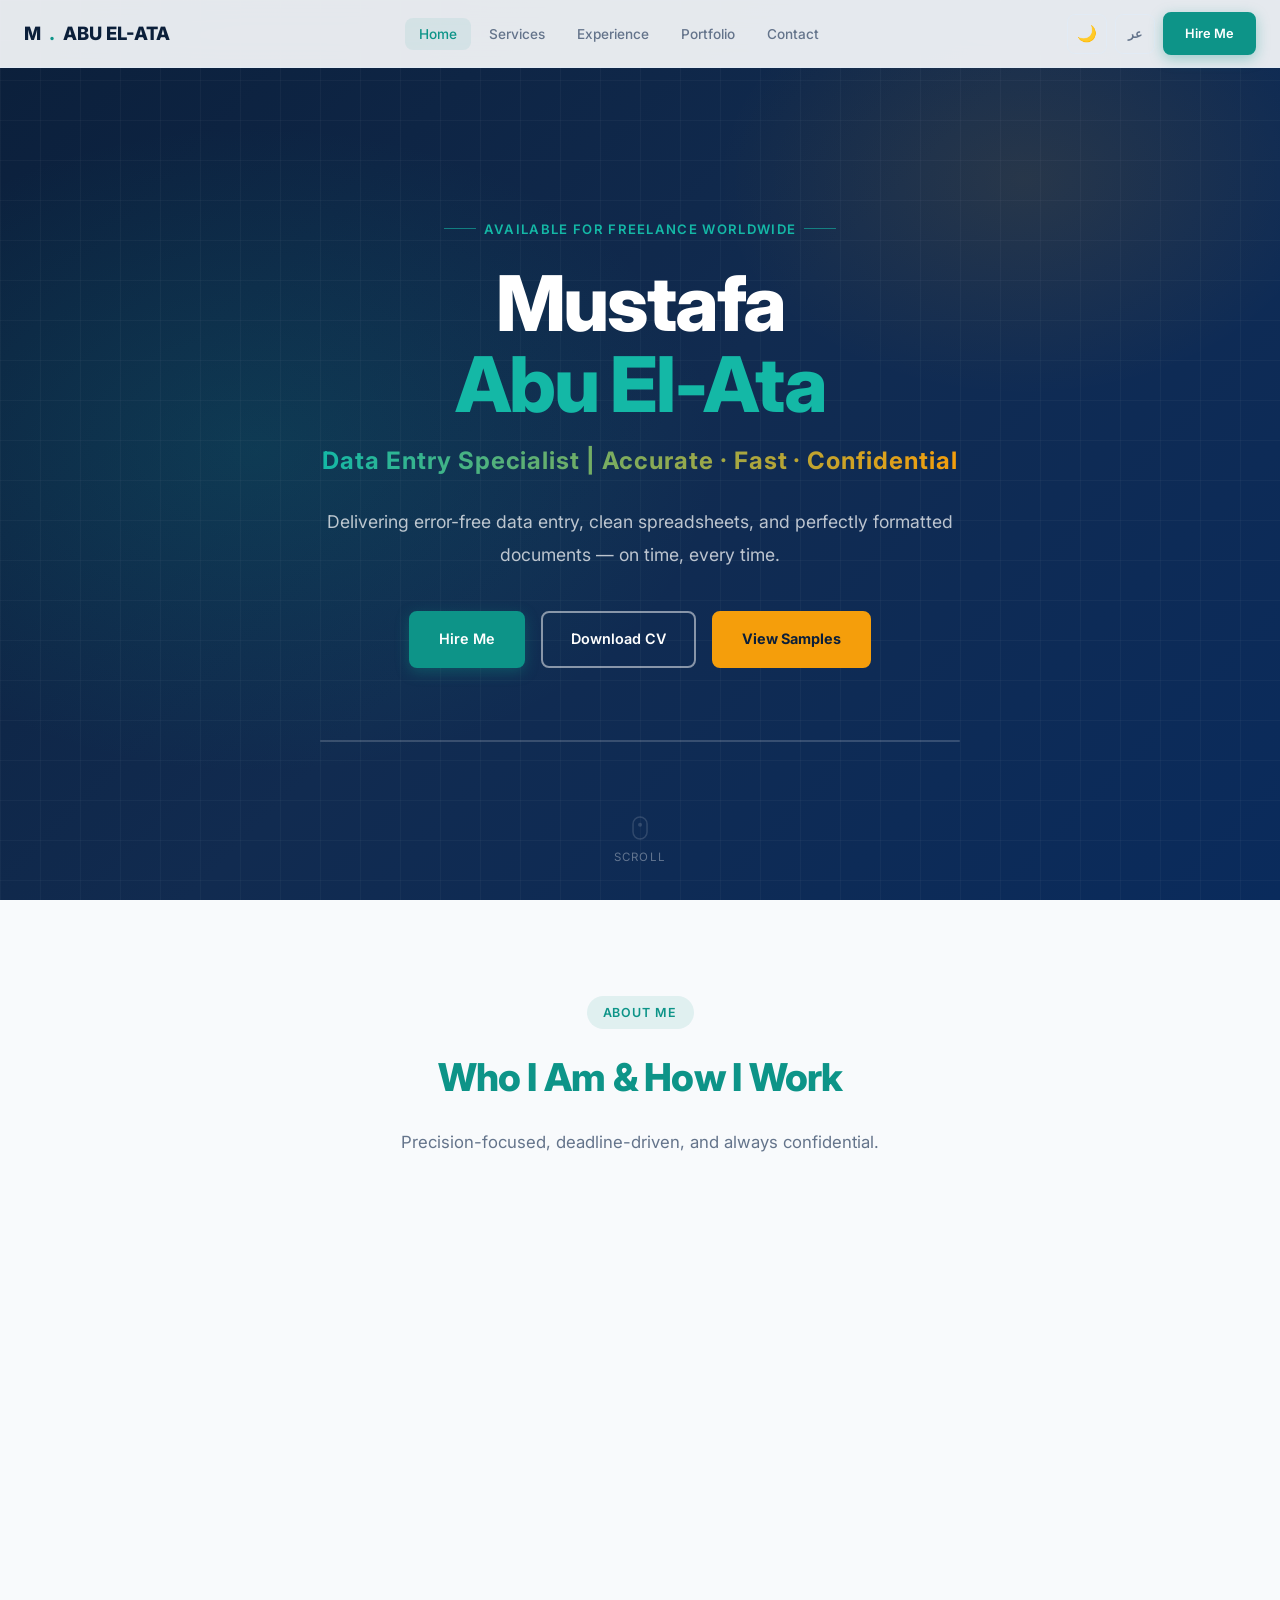
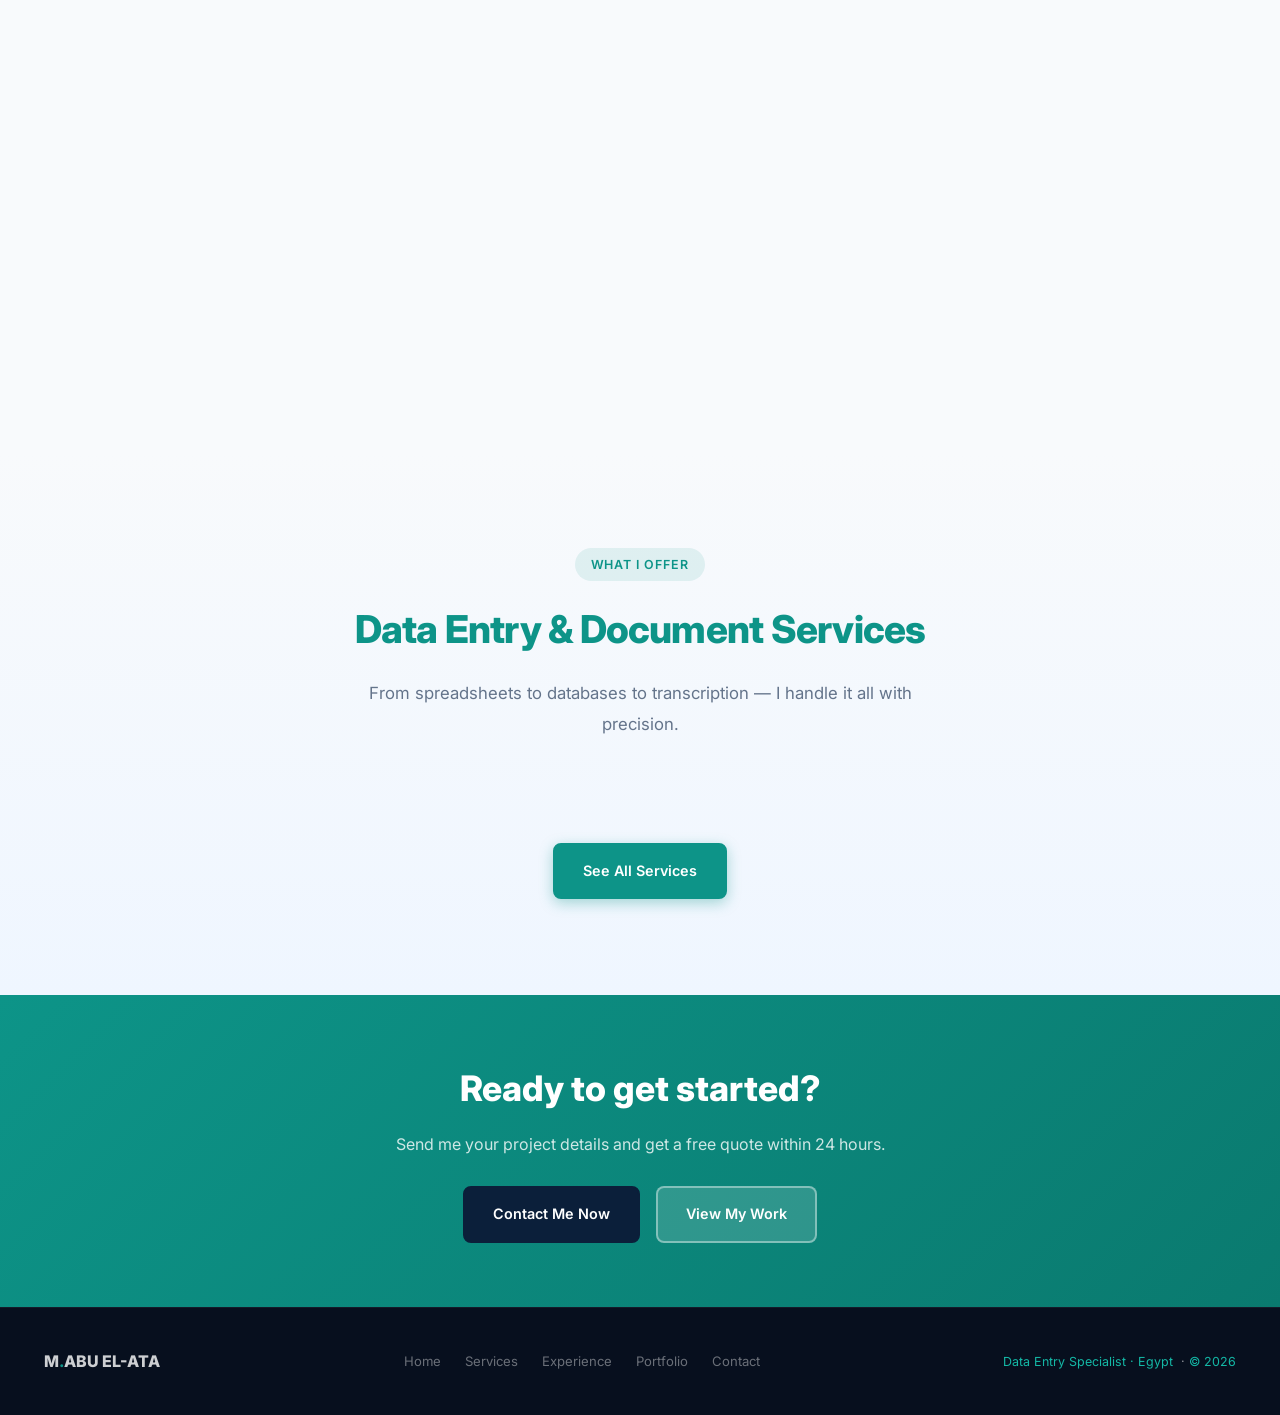
<file: index.html>
<!DOCTYPE html>
<html lang="en" dir="ltr" data-theme="light">
<head>
  <meta charset="UTF-8">
  <meta name="viewport" content="width=device-width, initial-scale=1.0">
  <title>Mustafa Abu El-Ata | Data Entry Specialist — Accurate, Fast, Confidential</title>
  <meta name="description" content="Professional data entry specialist offering accurate, fast, and confidential data entry, Excel data cleaning, transcription, and document formatting in Arabic and English.">
  <meta name="keywords" content="data entry, data entry specialist, Excel data entry, data cleaning, typing, transcription, document formatting, إدخال بيانات, مدخل بيانات, تفريغ نصوص, تنسيق إكسل, عمل حر">
  <meta name="author" content="Mustafa Abu El-Ata">
  <meta name="robots" content="index, follow">
  <link rel="canonical" href="https://mustafaatta20012.github.io/portfolio/">

  <!-- Open Graph -->
  <meta property="og:type"        content="website">
  <meta property="og:url"         content="https://mustafaatta20012.github.io/portfolio/">
  <meta property="og:title"       content="Mustafa Abu El-Ata | Data Entry Specialist">
  <meta property="og:description" content="Accurate, fast, and confidential data entry, Excel data cleaning, transcription, and document formatting.">
  <meta property="og:image"       content="https://mustafaatta20012.github.io/portfolio/assets/og-image.png">

  <!-- Twitter Card -->
  <meta name="twitter:card"        content="summary_large_image">
  <meta name="twitter:title"       content="Mustafa Abu El-Ata | Data Entry Specialist">
  <meta name="twitter:description" content="Accurate, fast, and confidential data entry services.">
  <meta name="twitter:image"       content="https://mustafaatta20012.github.io/portfolio/assets/og-image.png">

  <!-- JSON-LD Structured Data -->
  <script type="application/ld+json">
  {
    "@context": "https://schema.org",
    "@type": "Person",
    "name": "Mustafa Abu El-Ata",
    "jobTitle": "Data Entry Specialist",
    "description": "Professional data entry specialist offering accurate, fast, and confidential data entry services in Arabic and English.",
    "url": "https://mustafaatta20012.github.io/portfolio/",
    "sameAs": [
      "https://www.linkedin.com/in/mustafa-atta-mis/",
      "https://khamsat.com/user/mustafa20222atta",
      "https://mostaql.com/u/Mustafa20222"
    ],
    "knowsLanguage": ["Arabic", "English"],
    "offers": {
      "@type": "Service",
      "name": "Data Entry Services",
      "description": "Manual data entry, Excel data cleaning, transcription, document formatting, database entry."
    }
  }
  </script>

  <link rel="stylesheet" href="style.css">
  <link rel="preconnect" href="https://fonts.googleapis.com">
  <link rel="preconnect" href="https://fonts.gstatic.com" crossorigin>
</head>
<body>

<!-- ══════════════════════════════════════
     NAVBAR (shared across all pages)
════════════════════════════════════════ -->
<header>
  <nav id="navbar" class="navbar" aria-label="Main navigation">
    <a href="index.html" class="nav-logo" aria-label="Home">
      M<span class="nav-logo-dot">.</span>ABU EL-ATA
    </a>

    <ul class="nav-links" role="list">
      <li><a href="index.html"      class="nav-link" data-page="index.html"      data-en="Home"       data-ar="الرئيسية">Home</a></li>
      <li><a href="services.html"   class="nav-link" data-page="services.html"   data-en="Services"   data-ar="الخدمات">Services</a></li>
      <li><a href="experience.html" class="nav-link" data-page="experience.html" data-en="Experience"  data-ar="الخبرة">Experience</a></li>
      <li><a href="portfolio.html"  class="nav-link" data-page="portfolio.html"  data-en="Portfolio"  data-ar="أعمالي">Portfolio</a></li>
      <li><a href="contact.html"    class="nav-link" data-page="contact.html"    data-en="Contact"    data-ar="تواصل">Contact</a></li>
    </ul>

    <div class="nav-controls">
      <!-- Dark / Light toggle -->
      <button class="nav-btn-icon" data-theme-toggle aria-label="Toggle dark mode" title="Toggle dark mode">
        <span data-theme-icon>🌙</span>
      </button>
      <!-- Language toggle -->
      <button class="nav-btn-icon nav-lang-badge" data-lang-toggle data-lang-btn aria-label="Switch language">عر</button>
      <!-- CTA -->
      <a href="contact.html" class="btn btn-primary btn-sm nav-cta" data-en="Hire Me" data-ar="وظّفني">Hire Me</a>
    </div>

    <button id="nav-hamburger" class="nav-hamburger" aria-label="Open menu" aria-expanded="false" aria-controls="nav-mobile">
      <span></span><span></span><span></span>
    </button>
  </nav>

  <!-- Mobile nav -->
  <nav id="nav-mobile" class="nav-mobile" aria-label="Mobile navigation">
    <a href="index.html"      data-en="Home"       data-ar="الرئيسية">Home</a>
    <a href="services.html"   data-en="Services"   data-ar="الخدمات">Services</a>
    <a href="experience.html" data-en="Experience"  data-ar="الخبرة">Experience</a>
    <a href="portfolio.html"  data-en="Portfolio"  data-ar="أعمالي">Portfolio</a>
    <a href="contact.html"    data-en="Contact"    data-ar="تواصل">Contact</a>
    <div style="display:flex;gap:8px;padding:8px 0;border-top:1px solid var(--border);margin-top:8px;">
      <button class="nav-btn-icon" data-theme-toggle aria-label="Toggle dark mode"><span data-theme-icon>🌙</span></button>
      <button class="nav-btn-icon nav-lang-badge" data-lang-toggle data-lang-btn aria-label="Switch language">عر</button>
    </div>
  </nav>
</header>

<!-- ══════════════════════════════════════
     HERO
════════════════════════════════════════ -->
<main id="main-content">
<section class="hero" aria-labelledby="hero-heading">
  <div class="hero-grid" aria-hidden="true"></div>
  <div class="hero-content">
    <div class="hero-eyebrow" aria-label="Availability status">
      <span data-en="Available for freelance worldwide" data-ar="متاح للعمل الحر عالميًا">Available for freelance worldwide</span>
    </div>

    <h1 id="hero-heading" class="hero-name heading-xl">
      Mustafa<br><span class="accent" data-en="Abu El-Ata" data-ar="أبو العطا">Abu El-Ata</span>
    </h1>

    <div class="hero-title" role="doc-subtitle">
      <span data-en="Data Entry Specialist | Accurate · Fast · Confidential" data-ar="متخصص إدخال البيانات | دقيق · سريع · موثوق">
        Data Entry Specialist | Accurate · Fast · Confidential
      </span>
    </div>

    <p class="hero-desc">
      <span data-en="Delivering error-free data entry, clean spreadsheets, and perfectly formatted documents — on time, every time."
            data-ar="أُقدّم خدمات إدخال بيانات خالية من الأخطاء، وجداول بيانات منظّمة، ومستندات مُنسّقة باحترافية — في الوقت المحدد دائمًا.">
        Delivering error-free data entry, clean spreadsheets, and perfectly formatted documents — on time, every time.
      </span>
    </p>

    <div class="hero-btns">
      <a href="contact.html" class="btn btn-primary" data-en="Hire Me" data-ar="وظّفني">
        ✉ Hire Me
      </a>
      <a href="assets/cv.pdf" download class="btn btn-outline" style="color:#fff;border-color:rgba(255,255,255,.5);" data-en="Download CV" data-ar="تحميل السيرة الذاتية">
        ⬇ Download CV
      </a>
      <a href="portfolio.html" class="btn btn-amber" data-en="View Samples" data-ar="عرض الأعمال">
        🗂 View Samples
      </a>
    </div>

    <!-- Stats (rendered by JS) -->
    <div id="hero-stats" class="hero-stats" aria-label="Key statistics"></div>
  </div>

  <div class="hero-scroll" aria-hidden="true">
    <svg width="16" height="24" viewBox="0 0 16 24" fill="none" stroke="currentColor" stroke-width="1.5">
      <rect x="1" y="1" width="14" height="22" rx="7"/>
      <circle cx="8" cy="7" r="2" fill="currentColor" stroke="none">
        <animate attributeName="cy" values="7;15;7" dur="1.6s" repeatCount="indefinite"/>
      </circle>
    </svg>
    <span data-en="Scroll" data-ar="مرر">Scroll</span>
  </div>
</section>

<!-- ══════════════════════════════════════
     ABOUT SECTION
════════════════════════════════════════ -->
<section class="section" id="about" aria-labelledby="about-heading">
  <div class="container">
    <div class="section-header">
      <div class="section-badge" aria-hidden="true">
        <span data-en="About Me" data-ar="عن نفسي">About Me</span>
      </div>
      <h2 id="about-heading" class="section-title">
        <span data-en="Who I Am &amp; How I Work" data-ar="من أنا وكيف أعمل">Who I Am &amp; How I Work</span>
      </h2>
      <p class="section-desc">
        <span data-en="Precision-focused, deadline-driven, and always confidential." data-ar="أعمل بدقة عالية والتزام بالمواعيد وسرية تامة.">
          Precision-focused, deadline-driven, and always confidential.
        </span>
      </p>
    </div>

    <div class="about-grid">
      <!-- Bio -->
      <div>
        <p class="about-bio reveal" data-en="I am a dedicated Data Entry Specialist with a strong background in Management Information Systems and years of hands-on experience handling large datasets, documents, and spreadsheets with precision. I take pride in zero-error output, fast turnaround, and strict confidentiality on every project.

I work systematically — understanding requirements fully before I begin, maintaining consistent formatting throughout, and performing a quality check on every deliverable before sending it. Whether you need a database populated, a scanned PDF typed up, or a messy Excel sheet cleaned and structured, I bring the same level of care and professionalism to every task."
             data-ar="أنا متخصص في إدخال البيانات بخلفية أكاديمية في نظم المعلومات الإدارية وسنوات من الخبرة العملية في التعامل مع مجموعات بيانات ضخمة ومستندات وجداول بيانات بدقة عالية. أفخر بتقديم مخرجات خالية من الأخطاء مع التزام صارم بالسرية التامة في كل مشروع.

أعمل بمنهجية واضحة — أفهم المتطلبات بالكامل قبل البدء، وأحافظ على تنسيق متسق طوال العمل، وأُجري مراجعة شاملة لكل مُخرَج قبل تسليمه.">
          I am a dedicated Data Entry Specialist with a strong background in Management Information Systems and years of hands-on experience handling large datasets, documents, and spreadsheets with precision. I take pride in zero-error output, fast turnaround, and strict confidentiality on every project.

I work systematically — understanding requirements fully before I begin, maintaining consistent formatting throughout, and performing a quality check on every deliverable before sending it. Whether you need a database populated, a scanned PDF typed up, or a messy Excel sheet cleaned and structured, I bring the same level of care and professionalism to every task.
        </p>

        <div class="about-highlights">
          <div class="highlight-item reveal reveal-delay-1">
            <span class="highlight-icon" aria-hidden="true">🎯</span>
            <div>
              <div class="highlight-text" data-en="Zero-error commitment" data-ar="التزام بالخلو من الأخطاء">Zero-error commitment</div>
              <div class="highlight-sub" data-en="Every deliverable is quality-checked before sending" data-ar="كل مُخرَج يُراجع قبل التسليم">Every deliverable is quality-checked before sending</div>
            </div>
          </div>
          <div class="highlight-item reveal reveal-delay-2">
            <span class="highlight-icon" aria-hidden="true">🔒</span>
            <div>
              <div class="highlight-text" data-en="Strict confidentiality" data-ar="سرية تامة">Strict confidentiality</div>
              <div class="highlight-sub" data-en="NDA available. Your data is safe and never shared." data-ar="NDA متاح. بياناتك آمنة ولا تُشارك أبدًا.">NDA available. Your data is safe and never shared.</div>
            </div>
          </div>
          <div class="highlight-item reveal reveal-delay-3">
            <span class="highlight-icon" aria-hidden="true">⚡</span>
            <div>
              <div class="highlight-text" data-en="Fast turnaround" data-ar="تسليم سريع">Fast turnaround</div>
              <div class="highlight-sub" data-en="Small tasks within 24 hours, larger projects by agreed deadline" data-ar="المهام الصغيرة خلال 24 ساعة، المشاريع الكبيرة بالموعد المتفق عليه">Small tasks within 24 hours, larger projects by agreed deadline</div>
            </div>
          </div>
          <div class="highlight-item reveal reveal-delay-4">
            <span class="highlight-icon" aria-hidden="true">🌍</span>
            <div>
              <div class="highlight-text" data-en="Bilingual: Arabic &amp; English" data-ar="ثنائي اللغة: العربية والإنجليزية">Bilingual: Arabic &amp; English</div>
              <div class="highlight-sub" data-en="Native Arabic, professional English" data-ar="عربي كلغة أم، إنجليزي احترافي">Native Arabic, professional English</div>
            </div>
          </div>
        </div>
      </div>

      <!-- Sidebar cards -->
      <div class="about-sidebar">
        <div class="info-card reveal">
          <div class="info-card-title" data-en="Languages" data-ar="اللغات">Languages</div>
          <div class="lang-item">
            <span class="lang-name" data-en="Arabic" data-ar="العربية">Arabic</span>
            <span class="badge badge-teal" data-en="Native" data-ar="لغة أم">Native</span>
          </div>
          <div class="lang-item">
            <span class="lang-name" data-en="English" data-ar="الإنجليزية">English</span>
            <span class="badge badge-navy" data-en="Professional" data-ar="احترافي">Professional</span>
          </div>
        </div>

        <div class="info-card reveal reveal-delay-1">
          <div class="info-card-title" data-en="Availability" data-ar="التوفر">Availability</div>
          <div class="avail-status">
            <div class="avail-dot" aria-hidden="true"></div>
            <span data-en="Available Now" data-ar="متاح الآن">Available Now</span>
          </div>
          <p style="font-size:.85rem;color:var(--text-muted);margin-top:8px;" data-en="Open to remote &amp; freelance worldwide" data-ar="متاح للعمل عن بُعد والمستقل عالميًا">Open to remote &amp; freelance worldwide</p>
        </div>

        <div class="info-card reveal reveal-delay-2">
          <div class="info-card-title" data-en="Education" data-ar="المؤهل الأكاديمي">Education</div>
          <p style="font-size:.875rem;color:var(--text-muted);line-height:1.7;" data-en="BSc Management Information Systems — Distinction · Faculty of Computers &amp; Information, Egypt (2018–2022)" data-ar="بكالوريوس نظم المعلومات الإدارية — امتياز · كلية الحاسبات والمعلومات، مصر (2018–2022)">
            BSc Management Information Systems — Distinction · Faculty of Computers &amp; Information, Egypt (2018–2022)
          </p>
        </div>

        <div class="info-card reveal reveal-delay-3">
          <div class="info-card-title" data-en="Work Style" data-ar="أسلوب العمل">Work Style</div>
          <div style="display:flex;gap:8px;flex-wrap:wrap;">
            <span class="badge badge-teal" data-en="Methodical" data-ar="منهجي">Methodical</span>
            <span class="badge badge-navy" data-en="Detail-oriented" data-ar="دقيق في التفاصيل">Detail-oriented</span>
            <span class="badge badge-amber" data-en="Deadline-driven" data-ar="ملتزم بالمواعيد">Deadline-driven</span>
          </div>
        </div>
      </div>
    </div>
  </div>
</section>

<!-- ══════════════════════════════════════
     SERVICES PREVIEW
════════════════════════════════════════ -->
<section class="section services-bg" id="services-preview" aria-labelledby="services-preview-heading">
  <div class="container">
    <div class="section-header">
      <div class="section-badge">
        <span data-en="What I Offer" data-ar="ما أقدمه">What I Offer</span>
      </div>
      <h2 id="services-preview-heading" class="section-title">
        <span data-en="Data Entry &amp; Document" data-ar="إدخال البيانات والمستندات">Data Entry &amp; Document</span>
        <span class="text-teal" data-en=" Services" data-ar=" الخدمات"> Services</span>
      </h2>
      <p class="section-desc">
        <span data-en="From spreadsheets to databases to transcription — I handle it all with precision." data-ar="من جداول البيانات إلى قواعد البيانات وحتى التفريغ النصي — أتولى كل ذلك بدقة عالية.">
          From spreadsheets to databases to transcription — I handle it all with precision.
        </span>
      </p>
    </div>

    <!-- Service tags preview -->
    <div id="hero-services-preview" style="display:flex;flex-wrap:wrap;gap:12px;justify-content:center;margin-bottom:40px;"></div>

    <div style="text-align:center;">
      <a href="services.html" class="btn btn-primary" data-en="See All Services" data-ar="جميع الخدمات">See All Services →</a>
    </div>
  </div>
</section>

<!-- ══════════════════════════════════════
     CTA BANNER
════════════════════════════════════════ -->
<section class="section-sm" style="background:linear-gradient(135deg,var(--teal) 0%,var(--teal-dark) 100%);" aria-labelledby="cta-heading">
  <div class="container" style="text-align:center;">
    <h2 id="cta-heading" style="color:#fff;font-size:clamp(1.5rem,3vw,2.2rem);font-weight:800;margin-bottom:12px;">
      <span data-en="Ready to get started?" data-ar="هل أنت مستعد للبدء؟">Ready to get started?</span>
    </h2>
    <p style="color:rgba(255,255,255,.8);margin-bottom:28px;font-size:1rem;">
      <span data-en="Send me your project details and get a free quote within 24 hours." data-ar="أرسل لي تفاصيل مشروعك واحصل على عرض سعر مجاني خلال 24 ساعة.">
        Send me your project details and get a free quote within 24 hours.
      </span>
    </p>
    <div style="display:flex;gap:16px;justify-content:center;flex-wrap:wrap;">
      <a href="contact.html" class="btn btn-navy" data-en="Contact Me Now" data-ar="تواصل معي الآن">Contact Me Now</a>
      <a href="portfolio.html" class="btn" style="background:rgba(255,255,255,.15);color:#fff;border-color:rgba(255,255,255,.4);" data-en="View My Work" data-ar="اطلع على أعمالي">View My Work</a>
    </div>
  </div>
</section>
</main>

<!-- ══════════════════════════════════════
     FOOTER (shared across all pages)
════════════════════════════════════════ -->
<footer class="footer" role="contentinfo">
  <div class="container">
    <div class="footer-inner">
      <div class="footer-logo">M<span>.</span>ABU EL-ATA</div>
      <nav class="footer-links" aria-label="Footer navigation">
        <a href="index.html"      data-en="Home"       data-ar="الرئيسية">Home</a>
        <a href="services.html"   data-en="Services"   data-ar="الخدمات">Services</a>
        <a href="experience.html" data-en="Experience"  data-ar="الخبرة">Experience</a>
        <a href="portfolio.html"  data-en="Portfolio"  data-ar="أعمالي">Portfolio</a>
        <a href="contact.html"    data-en="Contact"    data-ar="تواصل">Contact</a>
      </nav>
      <div class="footer-copy">
        <span data-en="Data Entry Specialist · Egypt" data-ar="متخصص إدخال البيانات · مصر">Data Entry Specialist · Egypt</span>
        &nbsp;·&nbsp;<span>© <span id="footer-year">2025</span></span>
      </div>
    </div>
  </div>
</footer>

<script src="data.js"></script>
<script src="app.js"></script>
<script>document.getElementById('footer-year').textContent = new Date().getFullYear();</script>
</body>
</html>
</file>
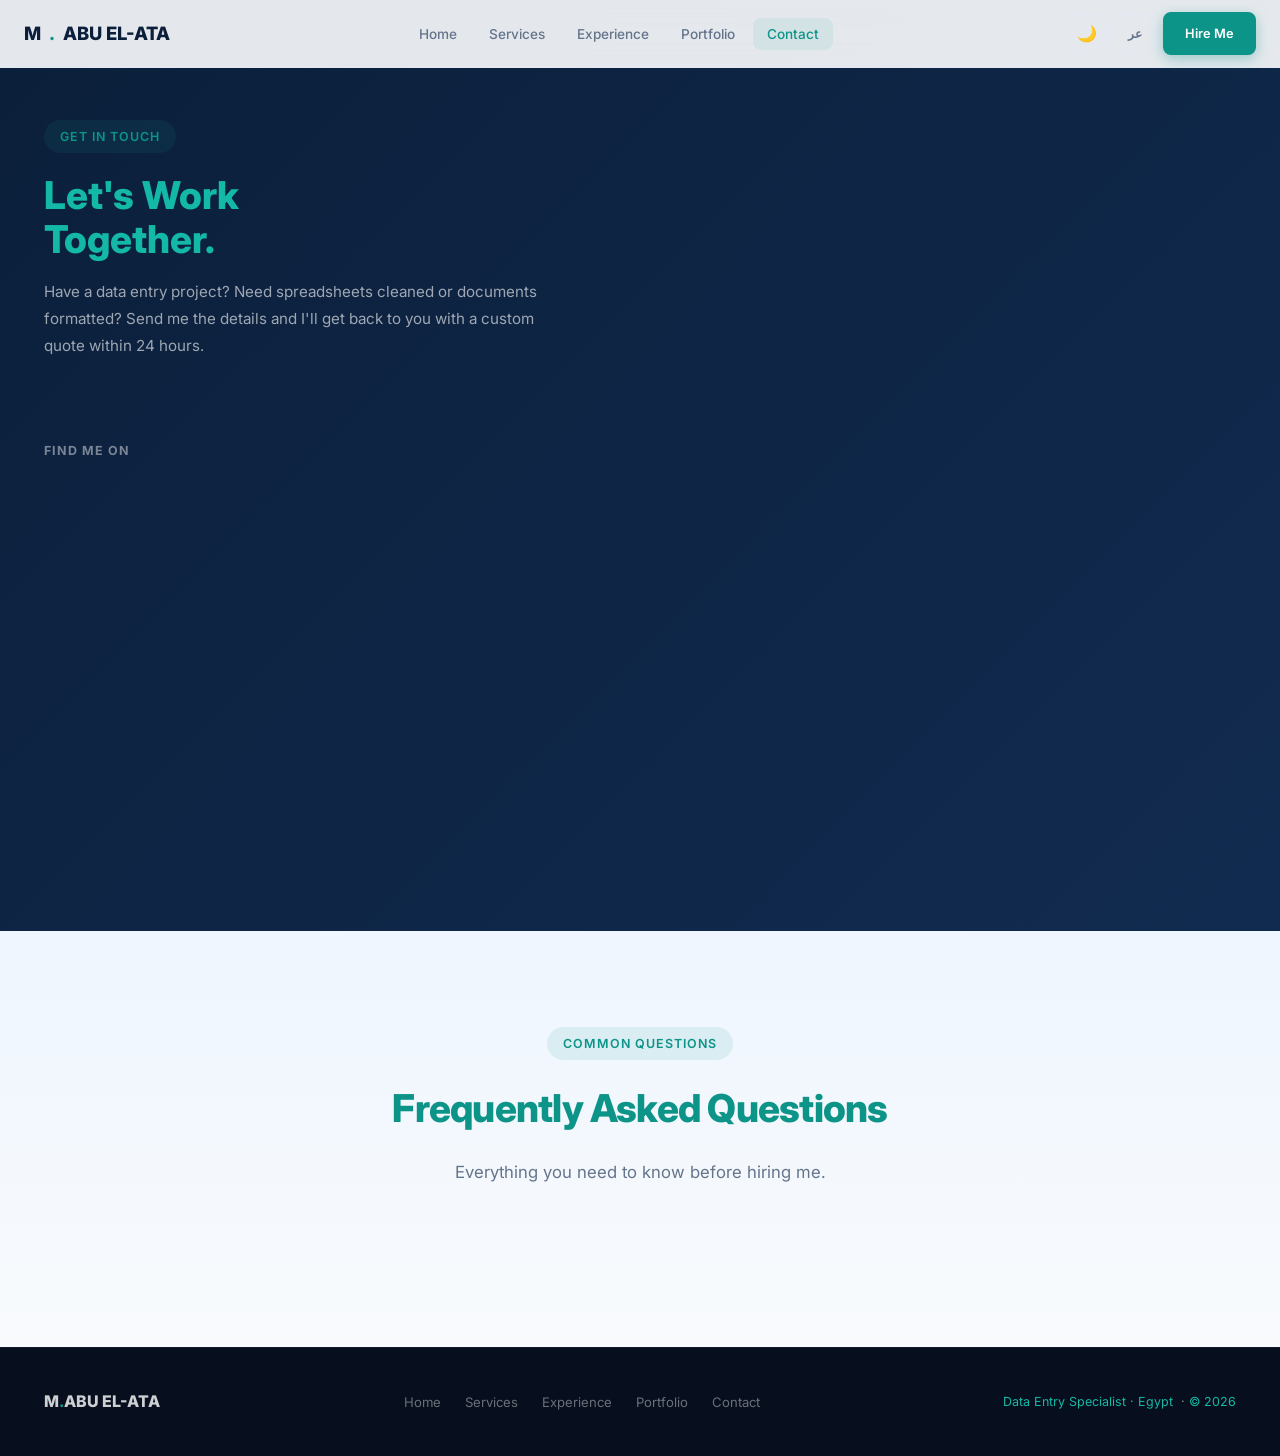
<file: contact.html>
<!DOCTYPE html>
<html lang="en" dir="ltr" data-theme="light">
<head>
  <meta charset="UTF-8">
  <meta name="viewport" content="width=device-width, initial-scale=1.0">
  <title>Contact — Mustafa Abu El-Ata | Data Entry Specialist</title>
  <meta name="description" content="Contact Mustafa Abu El-Ata for data entry, Excel cleaning, transcription, and document formatting services. Available on Upwork, Khamsat, Mostaql, and WhatsApp.">
  <meta name="keywords" content="contact data entry specialist, hire data entry, Upwork data entry, Khamsat, Mostaql, تواصل مدخل بيانات, تواصل, توظيف">
  <meta name="author" content="Mustafa Abu El-Ata">
  <link rel="canonical" href="https://mustafaatta20012.github.io/portfolio/contact.html">
  <meta property="og:title"       content="Contact | Mustafa Abu El-Ata — Data Entry Specialist">
  <meta property="og:description" content="Get in touch for data entry, Excel cleaning, transcription, and document formatting services.">
  <meta property="og:url"         content="https://mustafaatta20012.github.io/portfolio/contact.html">
  <meta property="og:image"       content="https://mustafaatta20012.github.io/portfolio/assets/og-image.png">
  <link rel="stylesheet" href="style.css">
  <link rel="preconnect" href="https://fonts.googleapis.com">
  <link rel="preconnect" href="https://fonts.gstatic.com" crossorigin>
</head>
<body>

<!-- NAVBAR -->
<header>
  <nav id="navbar" class="navbar" aria-label="Main navigation">
    <a href="index.html" class="nav-logo" aria-label="Home">M<span class="nav-logo-dot">.</span>ABU EL-ATA</a>
    <ul class="nav-links" role="list">
      <li><a href="index.html"      class="nav-link" data-page="index.html"      data-en="Home"       data-ar="الرئيسية">Home</a></li>
      <li><a href="services.html"   class="nav-link" data-page="services.html"   data-en="Services"   data-ar="الخدمات">Services</a></li>
      <li><a href="experience.html" class="nav-link" data-page="experience.html" data-en="Experience"  data-ar="الخبرة">Experience</a></li>
      <li><a href="portfolio.html"  class="nav-link" data-page="portfolio.html"  data-en="Portfolio"  data-ar="أعمالي">Portfolio</a></li>
      <li><a href="contact.html"    class="nav-link" data-page="contact.html"    data-en="Contact"    data-ar="تواصل">Contact</a></li>
    </ul>
    <div class="nav-controls">
      <button class="nav-btn-icon" data-theme-toggle aria-label="Toggle dark mode"><span data-theme-icon>🌙</span></button>
      <button class="nav-btn-icon nav-lang-badge" data-lang-toggle data-lang-btn aria-label="Switch language">عر</button>
      <a href="contact.html" class="btn btn-primary btn-sm nav-cta" data-en="Hire Me" data-ar="وظّفني">Hire Me</a>
    </div>
    <button id="nav-hamburger" class="nav-hamburger" aria-label="Open menu" aria-expanded="false" aria-controls="nav-mobile">
      <span></span><span></span><span></span>
    </button>
  </nav>
  <nav id="nav-mobile" class="nav-mobile" aria-label="Mobile navigation">
    <a href="index.html"      data-en="Home"       data-ar="الرئيسية">Home</a>
    <a href="services.html"   data-en="Services"   data-ar="الخدمات">Services</a>
    <a href="experience.html" data-en="Experience"  data-ar="الخبرة">Experience</a>
    <a href="portfolio.html"  data-en="Portfolio"  data-ar="أعمالي">Portfolio</a>
    <a href="contact.html"    data-en="Contact"    data-ar="تواصل">Contact</a>
    <div style="display:flex;gap:8px;padding:8px 0;border-top:1px solid var(--border);margin-top:8px;">
      <button class="nav-btn-icon" data-theme-toggle aria-label="Toggle dark mode"><span data-theme-icon>🌙</span></button>
      <button class="nav-btn-icon nav-lang-badge" data-lang-toggle data-lang-btn aria-label="Switch language">عر</button>
    </div>
  </nav>
</header>

<main id="main-content">

<!-- ══ CONTACT SECTION ══ -->
<section class="section contact-bg" id="contact" style="padding-top:120px;" aria-labelledby="contact-heading">
  <div class="container">
    <div class="contact-wrapper">

      <!-- Left: Info -->
      <div>
        <div class="section-badge" style="display:inline-flex;margin-bottom:20px;">
          <span data-en="Get In Touch" data-ar="تواصل معي">Get In Touch</span>
        </div>
        <h1 id="contact-heading" class="contact-info-title">
          <span data-en="Let's Work" data-ar="لنعمل">Let's Work</span><br>
          <span style="color:var(--teal-light);" data-en="Together." data-ar="معًا.">Together.</span>
        </h1>
        <p class="contact-info-desc">
          <span data-en="Have a data entry project? Need spreadsheets cleaned or documents formatted? Send me the details and I'll get back to you with a custom quote within 24 hours." data-ar="هل لديك مشروع إدخال بيانات؟ تحتاج إلى تنظيف جداول بيانات أو تنسيق مستندات؟ أرسل لي التفاصيل وسأرد عليك بعرض سعر مخصص خلال 24 ساعة.">
            Have a data entry project? Need spreadsheets cleaned or documents formatted? Send me the details and I'll get back to you with a custom quote within 24 hours.
          </span>
        </p>

        <!-- Contact details (rendered by JS) -->
        <div id="contact-details" class="contact-details" aria-label="Contact information"></div>

        <!-- Platforms -->
        <div style="margin-bottom:16px;">
          <p style="font-size:.78rem;font-weight:700;letter-spacing:.08em;text-transform:uppercase;color:rgba(255,255,255,.45);margin-bottom:12px;" data-en="Find me on" data-ar="تجدني على">Find me on</p>
          <div id="platforms-row" class="platforms-row" aria-label="Freelance and social platforms"></div>
        </div>
      </div>

      <!-- Right: Form -->
      <div class="contact-form-wrapper reveal">
        <h2 class="contact-form-title" id="form-heading">
          <span data-en="Send a Message" data-ar="أرسل رسالة">Send a Message</span>
        </h2>
        <p class="contact-form-sub">
          <span data-en="I typically respond within a few hours." data-ar="أرد عادةً في غضون ساعات قليلة.">I typically respond within a few hours.</span>
        </p>

        <!-- action is set by JS from data.js → links.formspree -->
        <form id="contact-form" method="POST" aria-labelledby="form-heading" novalidate>
          <div class="form-group">
              <label for="f-name" class="form-label" data-en="Full Name *" data-ar="الاسم الكامل *">Full Name *</label>
              <input type="text" id="f-name" name="name" class="form-input" required
                data-ph-en="Your full name" data-ph-ar="اسمك الكامل" placeholder="Your full name"
                aria-required="true">
            </div>


          <div class="form-group">
            <label for="f-service" class="form-label" data-en="Service Needed" data-ar="الخدمة المطلوبة">Service Needed</label>
            <select id="f-service" name="service" class="form-select">
              <option value="" data-en="-- Select a service --" data-ar="-- اختر خدمة --">-- Select a service --</option>
              <option value="data-entry"      data-en="Manual Data Entry"          data-ar="إدخال البيانات يدويًا">Manual Data Entry</option>
              <option value="pdf-scan"        data-en="PDF / Scan / Image Entry"   data-ar="إدخال بيانات PDF والصور">PDF / Scan / Image Entry</option>
              <option value="excel-cleaning"  data-en="Excel / Sheets Cleaning"    data-ar="تنظيف إكسل / شيتس">Excel / Sheets Cleaning</option>
              <option value="database"        data-en="Database Entry"             data-ar="إدخال قواعد البيانات">Database Entry</option>
              <option value="transcription"   data-en="Transcription (AR/EN)"      data-ar="التفريغ النصي">Transcription (AR/EN)</option>
              <option value="doc-formatting"  data-en="Document Formatting"        data-ar="تنسيق المستندات">Document Formatting</option>
              <option value="web-research"    data-en="Web Research & Copy-Paste"  data-ar="البحث على الويب والنسخ">Web Research & Copy-Paste</option>
              <option value="data-cleaning"   data-en="Data Verification & QC"     data-ar="التحقق من البيانات">Data Verification & QC</option>
              <option value="other"           data-en="Other"                      data-ar="أخرى">Other</option>
            </select>
          </div>

          <div class="form-group">
            <label for="f-deadline" class="form-label" data-en="Deadline (optional)" data-ar="الموعد النهائي (اختياري)">Deadline (optional)</label>
            <input type="text" id="f-deadline" name="deadline" class="form-input"
              data-ph-en="e.g. Within 3 days" data-ph-ar="مثال: خلال 3 أيام" placeholder="e.g. Within 3 days">
          </div>

          <div class="form-group">
            <label for="f-message" class="form-label" data-en="Project Details *" data-ar="تفاصيل المشروع *">Project Details *</label>
            <textarea id="f-message" name="message" class="form-textarea" required
              data-ph-en="Describe your project: what data, how many rows/pages, source format, target format, and any special requirements..."
              data-ph-ar="صف مشروعك: ما البيانات، كم عدد الصفوف/الصفحات، صيغة المصدر، الصيغة المطلوبة، وأي متطلبات خاصة..."
              placeholder="Describe your project..." aria-required="true" rows="5"></textarea>
          </div>

          <input type="hidden" name="_subject" value="New project inquiry — Data Entry Portfolio">
          <input type="text" name="_gotcha" style="display:none" tabindex="-1" autocomplete="off">

          <button type="submit" class="btn btn-primary" style="width:100%;justify-content:center;font-size:1rem;padding:16px;" data-label-en="Send Message" data-label-ar="إرسال الرسالة">
            <span data-en="Send Message ✉" data-ar="إرسال الرسالة ✉">Send Message ✉</span>
          </button>

          <p style="font-size:.78rem;color:var(--text-light);margin-top:12px;text-align:center;" data-en="Or message me directly on WhatsApp for faster response." data-ar="أو راسلني مباشرة على واتساب للرد الأسرع.">
            Or message me directly on WhatsApp for faster response.
          </p>
        </form>
      </div>
    </div>
  </div>
</section>

<!-- ══ FAQ ══ -->
<section class="section faq-bg" id="faq" aria-labelledby="faq-heading">
  <div class="container">
    <div class="section-header">
      <div class="section-badge"><span data-en="Common Questions" data-ar="الأسئلة الشائعة">Common Questions</span></div>
      <h2 id="faq-heading" class="section-title">
        <span data-en="Frequently Asked " data-ar="">Frequently Asked </span>
        <span class="text-teal" data-en="Questions" data-ar="الأسئلة الشائعة">Questions</span>
      </h2>
      <p class="section-desc">
        <span data-en="Everything you need to know before hiring me." data-ar="كل ما تحتاج معرفته قبل التواصل معي.">
          Everything you need to know before hiring me.
        </span>
      </p>
    </div>
    <div id="faq-list" class="faq-list" role="list" aria-label="Frequently asked questions"></div>
  </div>
</section>

</main>

<!-- FOOTER -->
<footer class="footer" role="contentinfo">
  <div class="container">
    <div class="footer-inner">
      <div class="footer-logo">M<span>.</span>ABU EL-ATA</div>
      <nav class="footer-links" aria-label="Footer navigation">
        <a href="index.html"      data-en="Home"       data-ar="الرئيسية">Home</a>
        <a href="services.html"   data-en="Services"   data-ar="الخدمات">Services</a>
        <a href="experience.html" data-en="Experience"  data-ar="الخبرة">Experience</a>
        <a href="portfolio.html"  data-en="Portfolio"  data-ar="أعمالي">Portfolio</a>
        <a href="contact.html"    data-en="Contact"    data-ar="تواصل">Contact</a>
      </nav>
      <div class="footer-copy">
        <span data-en="Data Entry Specialist · Egypt" data-ar="متخصص إدخال البيانات · مصر">Data Entry Specialist · Egypt</span>
        &nbsp;·&nbsp;<span>© <span id="footer-year">2025</span></span>
      </div>
    </div>
  </div>
</footer>

<script src="data.js"></script>
<script src="app.js"></script>
<script>document.getElementById('footer-year').textContent = new Date().getFullYear();</script>
</body>
</html>
</file>
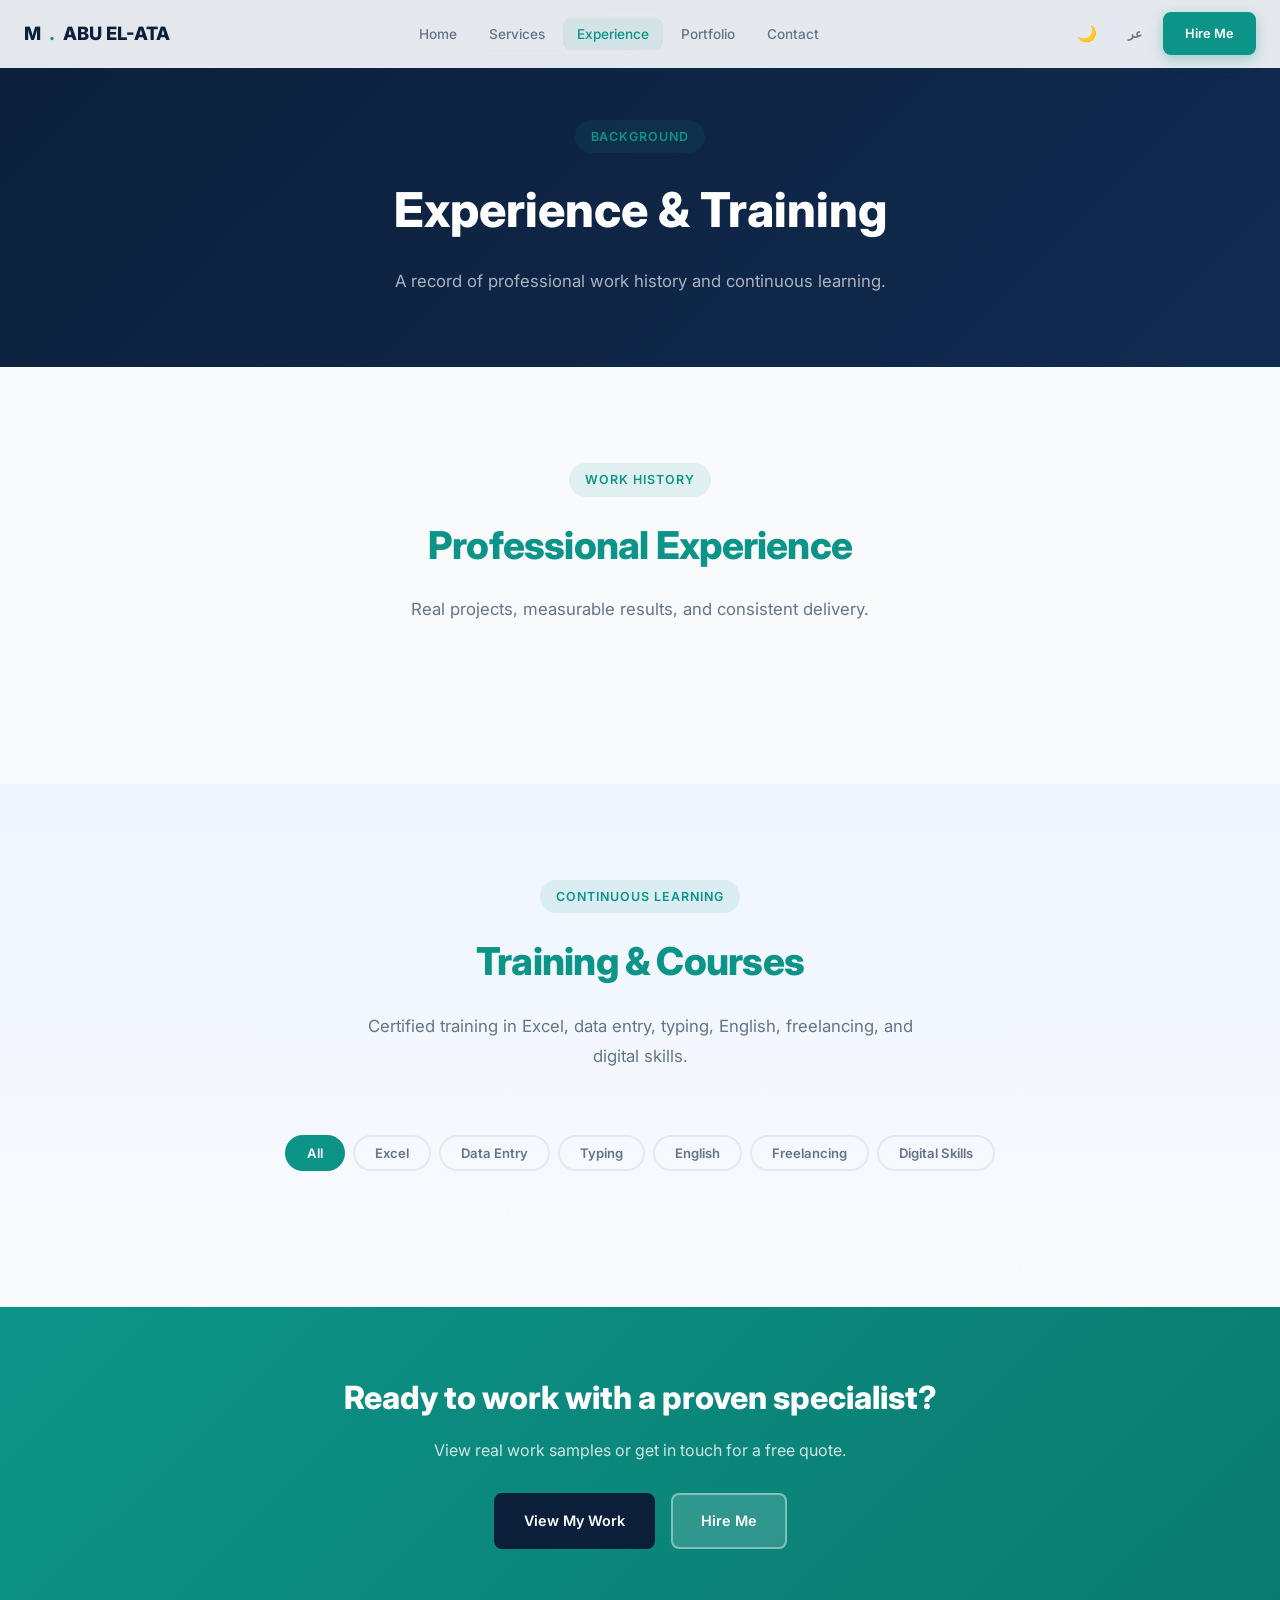
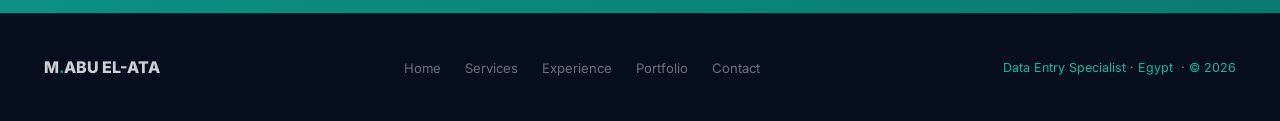
<file: experience.html>
<!DOCTYPE html>
<html lang="en" dir="ltr" data-theme="light">
<head>
  <meta charset="UTF-8">
  <meta name="viewport" content="width=device-width, initial-scale=1.0">
  <title>Experience &amp; Training — Mustafa Abu El-Ata | Data Entry Specialist</title>
  <meta name="description" content="Professional experience timeline and training courses for Mustafa Abu El-Ata, data entry specialist with expertise in Excel, data cleaning, and transcription.">
  <meta name="keywords" content="data entry experience, data entry training, Excel courses, typing courses, إدخال بيانات, خبرة, تدريب">
  <meta name="author" content="Mustafa Abu El-Ata">
  <link rel="canonical" href="https://mustafaatta20012.github.io/portfolio/experience.html">
  <meta property="og:title"       content="Experience &amp; Training | Mustafa Abu El-Ata">
  <meta property="og:description" content="Work history and professional training for Mustafa Abu El-Ata, data entry specialist.">
  <meta property="og:url"         content="https://mustafaatta20012.github.io/portfolio/experience.html">
  <meta property="og:image"       content="https://mustafaatta20012.github.io/portfolio/assets/og-image.png">
  <link rel="stylesheet" href="style.css">
  <link rel="preconnect" href="https://fonts.googleapis.com">
  <link rel="preconnect" href="https://fonts.gstatic.com" crossorigin>
</head>
<body>

<!-- NAVBAR -->
<header>
  <nav id="navbar" class="navbar" aria-label="Main navigation">
    <a href="index.html" class="nav-logo" aria-label="Home">M<span class="nav-logo-dot">.</span>ABU EL-ATA</a>
    <ul class="nav-links" role="list">
      <li><a href="index.html"      class="nav-link" data-page="index.html"      data-en="Home"       data-ar="الرئيسية">Home</a></li>
      <li><a href="services.html"   class="nav-link" data-page="services.html"   data-en="Services"   data-ar="الخدمات">Services</a></li>
      <li><a href="experience.html" class="nav-link" data-page="experience.html" data-en="Experience"  data-ar="الخبرة">Experience</a></li>
      <li><a href="portfolio.html"  class="nav-link" data-page="portfolio.html"  data-en="Portfolio"  data-ar="أعمالي">Portfolio</a></li>
      <li><a href="contact.html"    class="nav-link" data-page="contact.html"    data-en="Contact"    data-ar="تواصل">Contact</a></li>
    </ul>
    <div class="nav-controls">
      <button class="nav-btn-icon" data-theme-toggle aria-label="Toggle dark mode"><span data-theme-icon>🌙</span></button>
      <button class="nav-btn-icon nav-lang-badge" data-lang-toggle data-lang-btn aria-label="Switch language">عر</button>
      <a href="contact.html" class="btn btn-primary btn-sm nav-cta" data-en="Hire Me" data-ar="وظّفني">Hire Me</a>
    </div>
    <button id="nav-hamburger" class="nav-hamburger" aria-label="Open menu" aria-expanded="false" aria-controls="nav-mobile">
      <span></span><span></span><span></span>
    </button>
  </nav>
  <nav id="nav-mobile" class="nav-mobile" aria-label="Mobile navigation">
    <a href="index.html"      data-en="Home"       data-ar="الرئيسية">Home</a>
    <a href="services.html"   data-en="Services"   data-ar="الخدمات">Services</a>
    <a href="experience.html" data-en="Experience"  data-ar="الخبرة">Experience</a>
    <a href="portfolio.html"  data-en="Portfolio"  data-ar="أعمالي">Portfolio</a>
    <a href="contact.html"    data-en="Contact"    data-ar="تواصل">Contact</a>
    <div style="display:flex;gap:8px;padding:8px 0;border-top:1px solid var(--border);margin-top:8px;">
      <button class="nav-btn-icon" data-theme-toggle aria-label="Toggle dark mode"><span data-theme-icon>🌙</span></button>
      <button class="nav-btn-icon nav-lang-badge" data-lang-toggle data-lang-btn aria-label="Switch language">عر</button>
    </div>
  </nav>
</header>

<!-- PAGE HERO -->
<div class="page-hero" style="background:linear-gradient(135deg,var(--navy) 0%,var(--navy-mid) 100%);padding:120px 0 72px;text-align:center;" aria-labelledby="exp-page-title">
  <div class="container">
    <div class="section-badge" style="display:inline-flex;margin-bottom:16px;">
      <span data-en="Background" data-ar="الخلفية المهنية">Background</span>
    </div>
    <h1 id="exp-page-title" style="color:#fff;font-size:clamp(2rem,4vw,3rem);font-weight:800;margin-bottom:16px;">
      <span data-en="Experience &amp; Training" data-ar="الخبرة والتدريب">Experience &amp; Training</span>
    </h1>
    <p style="color:rgba(255,255,255,.65);font-size:1.05rem;max-width:560px;margin:0 auto;">
      <span data-en="A record of professional work history and continuous learning." data-ar="سجل الخبرة المهنية والتعلم المستمر.">
        A record of professional work history and continuous learning.
      </span>
    </p>
  </div>
</div>

<main id="main-content">

<!-- ══ EXPERIENCE TIMELINE ══ -->
<section class="section" id="experience" aria-labelledby="experience-heading">
  <div class="container">
    <div class="section-header">
      <div class="section-badge"><span data-en="Work History" data-ar="السيرة المهنية">Work History</span></div>
      <h2 id="experience-heading" class="section-title">
        <span data-en="Professional " data-ar="الخبرة ">Professional </span>
        <span class="text-teal" data-en="Experience" data-ar="المهنية">Experience</span>
      </h2>
      <p class="section-desc">
        <span data-en="Real projects, measurable results, and consistent delivery." data-ar="مشاريع حقيقية، نتائج قابلة للقياس، وتسليم متسق.">
          Real projects, measurable results, and consistent delivery.
        </span>
      </p>
    </div>

    <div id="timeline" class="timeline" role="list" aria-label="Experience timeline"></div>
  </div>
</section>

<!-- ══ TRAINING & COURSES ══ -->
<section class="section courses-bg" id="training" aria-labelledby="training-heading">
  <div class="container">
    <div class="section-header">
      <div class="section-badge"><span data-en="Continuous Learning" data-ar="التعلم المستمر">Continuous Learning</span></div>
      <h2 id="training-heading" class="section-title">
        <span data-en="Training &amp; " data-ar="التدريب و">Training &amp; </span>
        <span class="text-teal" data-en="Courses" data-ar="الكورسات">Courses</span>
      </h2>
      <p class="section-desc">
        <span data-en="Certified training in Excel, data entry, typing, English, freelancing, and digital skills." data-ar="تدريب معتمد في إكسل، إدخال البيانات، الكتابة، الإنجليزية، العمل الحر، والمهارات الرقمية.">
          Certified training in Excel, data entry, typing, English, freelancing, and digital skills.
        </span>
      </p>
    </div>

    <!-- Filter buttons -->
    <div class="courses-filter" role="group" aria-label="Filter courses by category">
      <button class="filter-btn course-filter-btn active" data-filter="all" data-en="All" data-ar="الكل">All</button>
      <button class="filter-btn course-filter-btn" data-filter="Excel" data-en="Excel" data-ar="إكسل">Excel</button>
      <button class="filter-btn course-filter-btn" data-filter="Data Entry" data-en="Data Entry" data-ar="إدخال البيانات">Data Entry</button>
      <button class="filter-btn course-filter-btn" data-filter="Typing" data-en="Typing" data-ar="الكتابة">Typing</button>
      <button class="filter-btn course-filter-btn" data-filter="English" data-en="English" data-ar="الإنجليزية">English</button>
      <button class="filter-btn course-filter-btn" data-filter="Freelancing" data-en="Freelancing" data-ar="العمل الحر">Freelancing</button>
      <button class="filter-btn course-filter-btn" data-filter="Digital Skills" data-en="Digital Skills" data-ar="المهارات الرقمية">Digital Skills</button>
    </div>

    <div id="courses-grid" class="courses-grid" role="list" aria-label="Courses and training"></div>
  </div>
</section>

<!-- ══ CTA ══ -->
<section class="section-sm" style="background:linear-gradient(135deg,var(--teal) 0%,var(--teal-dark) 100%);" aria-labelledby="exp-cta-heading">
  <div class="container" style="text-align:center;">
    <h2 id="exp-cta-heading" style="color:#fff;font-size:clamp(1.4rem,3vw,2rem);font-weight:800;margin-bottom:12px;">
      <span data-en="Ready to work with a proven specialist?" data-ar="هل أنت مستعد للعمل مع متخصص موثوق؟">Ready to work with a proven specialist?</span>
    </h2>
    <p style="color:rgba(255,255,255,.8);margin-bottom:28px;">
      <span data-en="View real work samples or get in touch for a free quote." data-ar="اطلع على نماذج العمل الحقيقية أو تواصل معنا للحصول على عرض سعر مجاني.">View real work samples or get in touch for a free quote.</span>
    </p>
    <div style="display:flex;gap:16px;justify-content:center;flex-wrap:wrap;">
      <a href="portfolio.html" class="btn btn-navy" data-en="View My Work" data-ar="اطلع على أعمالي">View My Work</a>
      <a href="contact.html" class="btn" style="background:rgba(255,255,255,.15);color:#fff;border-color:rgba(255,255,255,.4);" data-en="Hire Me" data-ar="وظّفني">Hire Me</a>
    </div>
  </div>
</section>

</main>

<!-- FOOTER -->
<footer class="footer" role="contentinfo">
  <div class="container">
    <div class="footer-inner">
      <div class="footer-logo">M<span>.</span>ABU EL-ATA</div>
      <nav class="footer-links" aria-label="Footer navigation">
        <a href="index.html"      data-en="Home"       data-ar="الرئيسية">Home</a>
        <a href="services.html"   data-en="Services"   data-ar="الخدمات">Services</a>
        <a href="experience.html" data-en="Experience"  data-ar="الخبرة">Experience</a>
        <a href="portfolio.html"  data-en="Portfolio"  data-ar="أعمالي">Portfolio</a>
        <a href="contact.html"    data-en="Contact"    data-ar="تواصل">Contact</a>
      </nav>
      <div class="footer-copy">
        <span data-en="Data Entry Specialist · Egypt" data-ar="متخصص إدخال البيانات · مصر">Data Entry Specialist · Egypt</span>
        &nbsp;·&nbsp;<span>© <span id="footer-year">2025</span></span>
      </div>
    </div>
  </div>
</footer>

<script src="data.js"></script>
<script src="app.js"></script>
<script>document.getElementById('footer-year').textContent = new Date().getFullYear();</script>
</body>
</html>
</file>
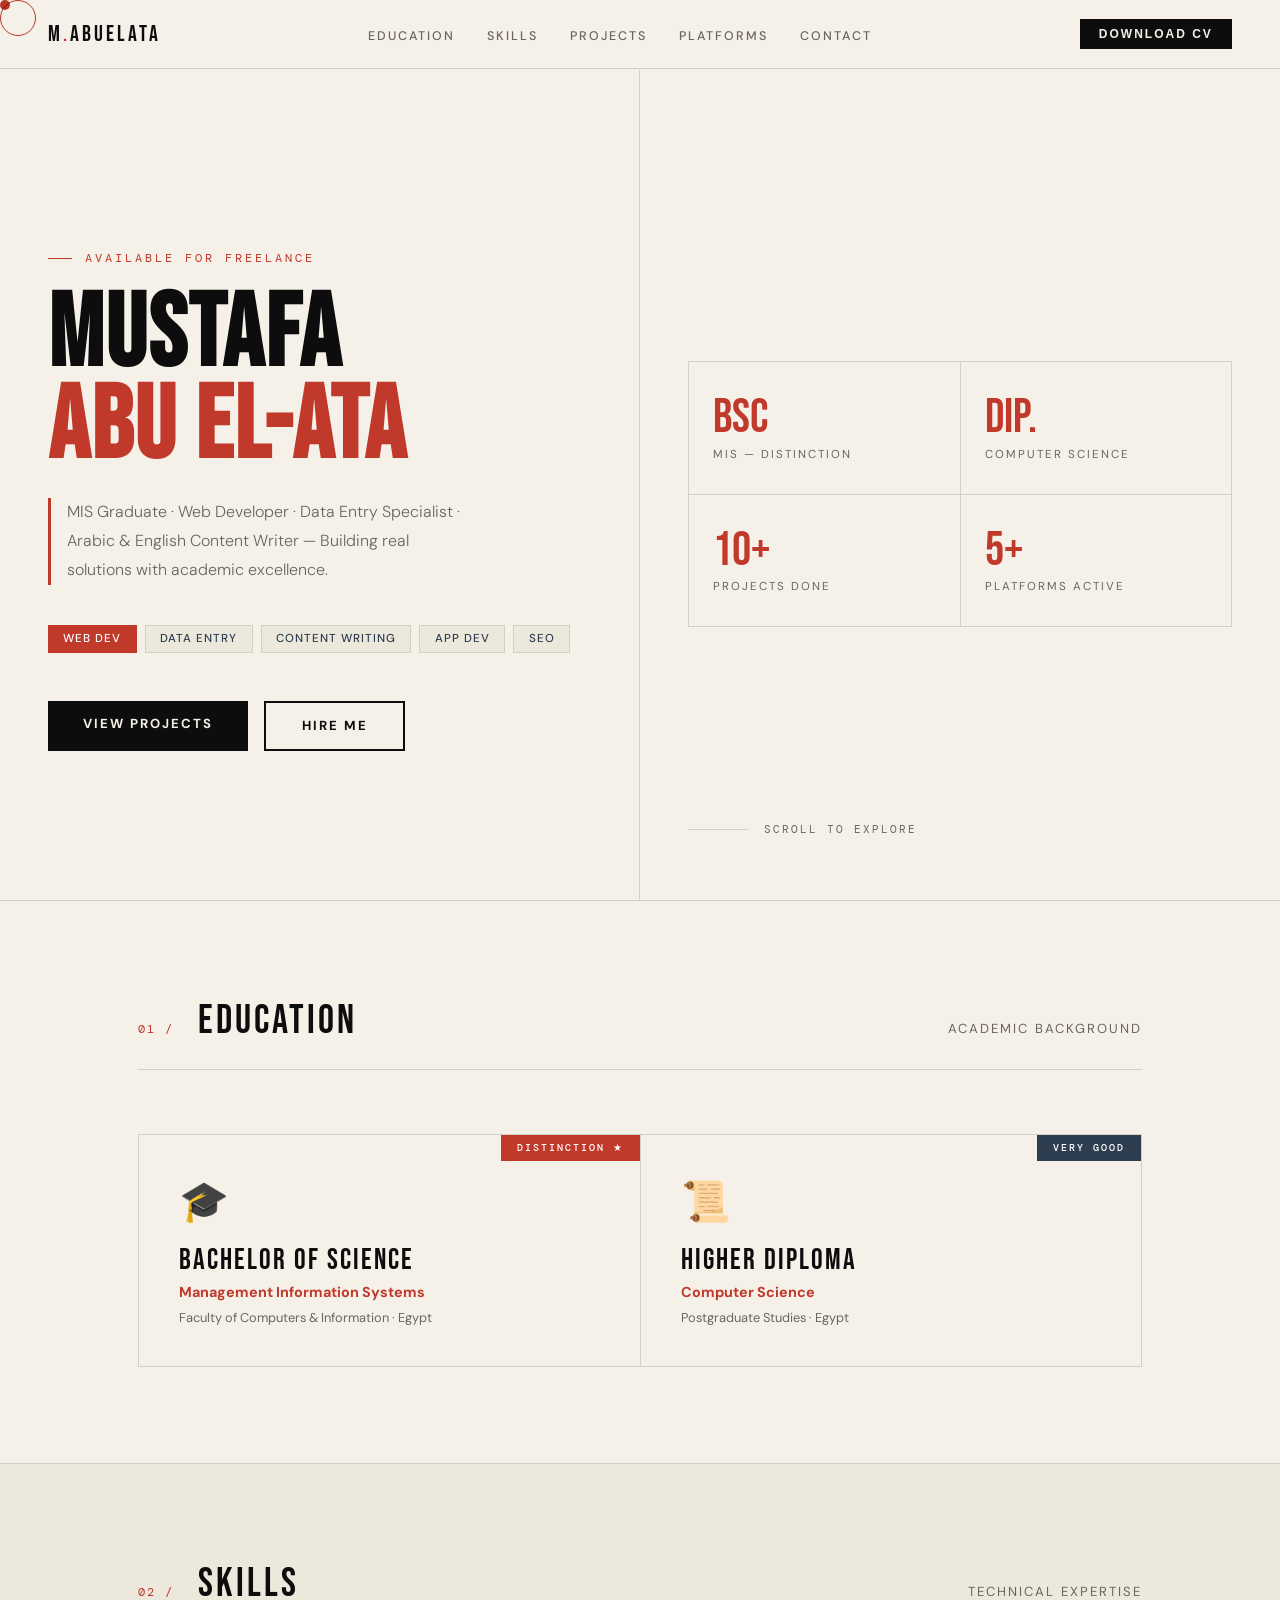
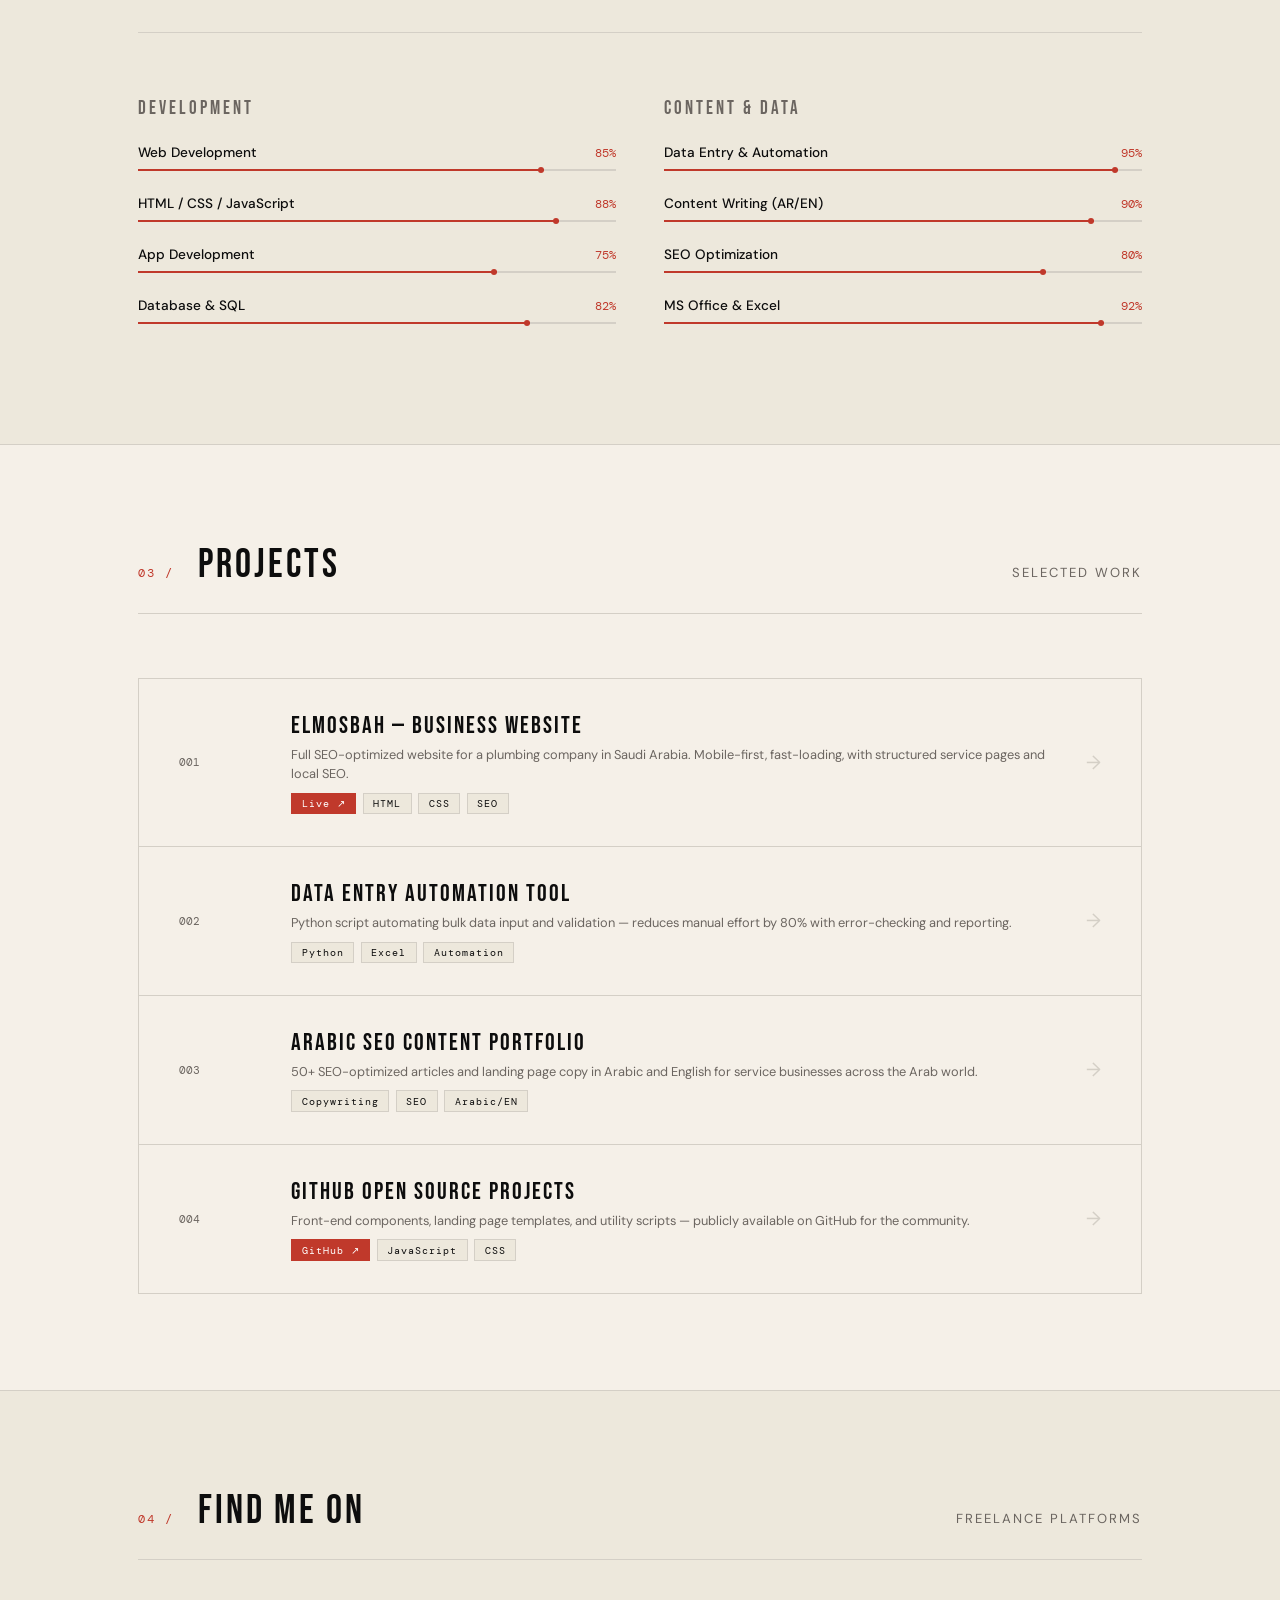
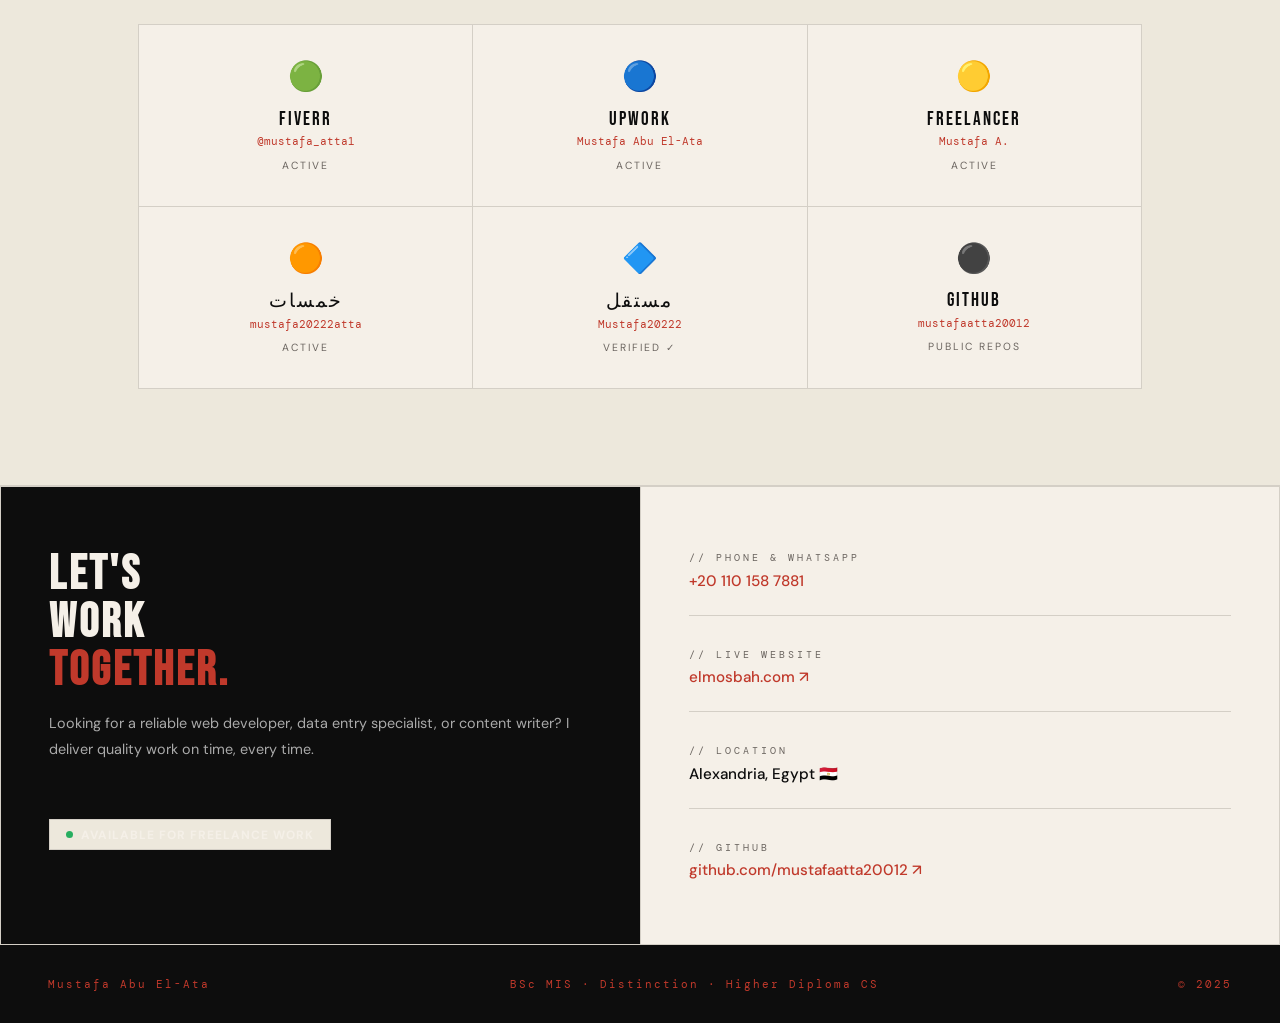
<file: mustafa_portfolio.html>
<!DOCTYPE html>
<html lang="en" dir="ltr">
<head>
<meta charset="UTF-8">
<meta name="viewport" content="width=device-width, initial-scale=1.0">
<link href="https://fonts.googleapis.com/css2?family=Bebas+Neue&family=DM+Sans:wght@300;400;500;700&family=DM+Mono:wght@400;500&display=swap" rel="stylesheet">
<style>
*{margin:0;padding:0;box-sizing:border-box}
:root{
  --ink:#0d0d0d;
  --paper:#f5f0e8;
  --cream:#ede8dc;
  --rust:#c0392b;
  --rust-dark:#96281b;
  --gold:#b8860b;
  --steel:#2c3e50;
  --muted:#6b6560;
  --border:#d4cfc6;
  --white:#ffffff;
}
html{scroll-behavior:smooth}
body{font-family:'DM Sans',sans-serif;background:var(--paper);color:var(--ink);cursor:none}

/* CUSTOM CURSOR */
.cursor{position:fixed;width:10px;height:10px;background:var(--rust);border-radius:50%;pointer-events:none;z-index:9999;transition:transform 0.1s;mix-blend-mode:multiply}
.cursor-ring{position:fixed;width:36px;height:36px;border:1.5px solid var(--rust);border-radius:50%;pointer-events:none;z-index:9998;transition:all 0.15s ease;mix-blend-mode:multiply}

/* NAV */
nav{position:fixed;top:0;left:0;right:0;z-index:100;padding:1.2rem 3rem;display:flex;justify-content:space-between;align-items:center;background:rgba(245,240,232,0.95);backdrop-filter:blur(8px);border-bottom:1px solid var(--border)}
.nav-logo{font-family:'Bebas Neue',sans-serif;font-size:1.4rem;letter-spacing:3px;color:var(--ink)}
.nav-logo span{color:var(--rust)}
.nav-links{display:flex;gap:2rem;list-style:none}
.nav-links a{font-size:0.78rem;font-weight:500;text-transform:uppercase;letter-spacing:2px;color:var(--muted);text-decoration:none;transition:color 0.2s}
.nav-links a:hover{color:var(--rust)}
.nav-cta{background:var(--ink);color:var(--paper);padding:0.5rem 1.2rem;font-size:0.75rem;font-weight:700;letter-spacing:2px;text-transform:uppercase;border:none;cursor:none;transition:background 0.2s}
.nav-cta:hover{background:var(--rust)}

/* HERO */
.hero{min-height:100vh;display:grid;grid-template-columns:1fr 1fr;position:relative;padding-top:70px}
.hero-left{padding:6rem 3rem 4rem;display:flex;flex-direction:column;justify-content:center;border-right:1px solid var(--border)}
.hero-eyebrow{font-family:'DM Mono',monospace;font-size:0.72rem;letter-spacing:3px;text-transform:uppercase;color:var(--rust);margin-bottom:1.5rem;display:flex;align-items:center;gap:0.8rem}
.hero-eyebrow::before{content:'';display:inline-block;width:24px;height:1px;background:var(--rust)}
.hero-name{font-family:'Bebas Neue',sans-serif;font-size:clamp(4rem,8vw,7rem);line-height:0.9;letter-spacing:2px;margin-bottom:1.5rem}
.hero-name .last{display:block;color:var(--rust)}
.hero-title{font-size:1rem;font-weight:300;color:var(--muted);line-height:1.8;max-width:420px;margin-bottom:2.5rem;border-left:3px solid var(--rust);padding-left:1rem}
.hero-tags{display:flex;gap:0.5rem;flex-wrap:wrap;margin-bottom:3rem}
.hero-tag-item{padding:0.35rem 0.9rem;border:1px solid var(--border);font-size:0.72rem;font-weight:500;letter-spacing:1px;text-transform:uppercase;color:var(--steel);background:var(--cream)}
.hero-tag-item.active{background:var(--rust);color:#fff;border-color:var(--rust)}
.hero-btns{display:flex;gap:1rem}
.btn-primary{background:var(--ink);color:var(--paper);padding:0.9rem 2.2rem;font-family:'DM Sans',sans-serif;font-weight:700;font-size:0.82rem;letter-spacing:2px;text-transform:uppercase;border:none;cursor:none;transition:all 0.2s;text-decoration:none;display:inline-block}
.btn-primary:hover{background:var(--rust)}
.btn-ghost{background:transparent;color:var(--ink);padding:0.9rem 2.2rem;font-family:'DM Sans',sans-serif;font-weight:700;font-size:0.82rem;letter-spacing:2px;text-transform:uppercase;border:2px solid var(--ink);cursor:none;transition:all 0.2s;text-decoration:none;display:inline-block}
.btn-ghost:hover{border-color:var(--rust);color:var(--rust)}

.hero-right{padding:6rem 3rem 4rem;display:flex;flex-direction:column;justify-content:space-between}
.hero-stats{display:grid;grid-template-columns:1fr 1fr;gap:1px;background:var(--border);border:1px solid var(--border)}
.stat-box{background:var(--paper);padding:2rem 1.5rem}
.stat-box:hover{background:var(--cream)}
.stat-big{font-family:'Bebas Neue',sans-serif;font-size:3rem;color:var(--rust);line-height:1}
.stat-desc{font-size:0.72rem;text-transform:uppercase;letter-spacing:2px;color:var(--muted);margin-top:0.3rem}
.hero-scroll{display:flex;align-items:center;gap:1rem;font-family:'DM Mono',monospace;font-size:0.7rem;letter-spacing:2px;text-transform:uppercase;color:var(--muted)}
.scroll-line{width:60px;height:1px;background:var(--border)}

/* SECTION BASE */
.section{padding:6rem 3rem;max-width:1100px;margin:0 auto}
.sec-header{display:flex;align-items:baseline;gap:1.5rem;margin-bottom:4rem;border-bottom:1px solid var(--border);padding-bottom:1.5rem}
.sec-num{font-family:'DM Mono',monospace;font-size:0.72rem;color:var(--rust);letter-spacing:2px}
.sec-title{font-family:'Bebas Neue',sans-serif;font-size:2.5rem;letter-spacing:3px}
.sec-sub{font-size:0.82rem;color:var(--muted);margin-left:auto;text-transform:uppercase;letter-spacing:2px}

/* EDUCATION */
.edu-row{display:grid;grid-template-columns:1fr 1fr;gap:1px;background:var(--border);border:1px solid var(--border)}
.edu-card{background:var(--paper);padding:2.5rem;position:relative;overflow:hidden;transition:background 0.3s}
.edu-card:hover{background:var(--cream)}
.edu-grade-badge{position:absolute;top:0;right:0;padding:0.4rem 1rem;font-family:'DM Mono',monospace;font-size:0.65rem;font-weight:500;letter-spacing:2px;text-transform:uppercase}
.edu-card.distinction .edu-grade-badge{background:var(--rust);color:#fff}
.edu-card.verygood .edu-grade-badge{background:var(--steel);color:#fff}
.edu-icon-big{font-size:2.5rem;margin-bottom:1rem;display:block}
.edu-degree-title{font-family:'Bebas Neue',sans-serif;font-size:1.8rem;letter-spacing:2px;margin-bottom:0.3rem}
.edu-field-name{color:var(--rust);font-weight:700;font-size:0.9rem;margin-bottom:0.5rem}
.edu-info{font-size:0.8rem;color:var(--muted)}

/* SKILLS */
.skills-container{display:grid;grid-template-columns:1fr 1fr;gap:3rem}
.skill-group-title{font-family:'Bebas Neue',sans-serif;font-size:1.2rem;letter-spacing:3px;color:var(--muted);margin-bottom:1.5rem}
.skill-item{margin-bottom:1.5rem}
.skill-meta{display:flex;justify-content:space-between;align-items:baseline;margin-bottom:0.5rem}
.skill-label{font-size:0.85rem;font-weight:500}
.skill-pct{font-family:'DM Mono',monospace;font-size:0.72rem;color:var(--rust)}
.skill-track{height:2px;background:var(--border);position:relative}
.skill-fill{height:100%;background:var(--rust);position:relative;transform-origin:left}
.skill-fill::after{content:'';position:absolute;right:0;top:50%;transform:translateY(-50%);width:6px;height:6px;background:var(--rust);border-radius:50%}

/* PROJECTS */
.projects-list{display:flex;flex-direction:column;gap:1px;background:var(--border);border:1px solid var(--border)}
.project-row{background:var(--paper);display:grid;grid-template-columns:80px 1fr auto;align-items:center;gap:2rem;padding:2rem 2.5rem;transition:background 0.2s;cursor:none}
.project-row:hover{background:var(--cream)}
.project-num{font-family:'DM Mono',monospace;font-size:0.7rem;color:var(--muted)}
.project-info{}
.project-name{font-family:'Bebas Neue',sans-serif;font-size:1.5rem;letter-spacing:2px;margin-bottom:0.3rem}
.project-desc{font-size:0.8rem;color:var(--muted);line-height:1.5}
.project-chips{display:flex;gap:0.4rem;flex-wrap:wrap;margin-top:0.6rem}
.chip{font-size:0.65rem;padding:0.2rem 0.6rem;background:var(--cream);border:1px solid var(--border);font-family:'DM Mono',monospace;letter-spacing:1px}
.chip.live{background:var(--rust);color:#fff;border-color:var(--rust)}
.project-arrow{font-size:1.2rem;color:var(--border);transition:color 0.2s}
.project-row:hover .project-arrow{color:var(--rust)}

/* PLATFORMS */
.platforms-grid{display:grid;grid-template-columns:repeat(3,1fr);gap:1px;background:var(--border);border:1px solid var(--border)}
.platform-item{background:var(--paper);padding:2rem;text-align:center;text-decoration:none;transition:background 0.2s;display:block}
.platform-item:hover{background:var(--rust)}
.platform-item:hover .platform-name,.platform-item:hover .platform-handle,.platform-item:hover .platform-tag{color:#fff}
.platform-emoji{font-size:1.8rem;display:block;margin-bottom:0.8rem}
.platform-name{font-family:'Bebas Neue',sans-serif;font-size:1.2rem;letter-spacing:2px;display:block;margin-bottom:0.2rem;color:var(--ink);transition:color 0.2s}
.platform-handle{font-family:'DM Mono',monospace;font-size:0.68rem;color:var(--rust);transition:color 0.2s;display:block;margin-bottom:0.3rem}
.platform-tag{font-size:0.65rem;text-transform:uppercase;letter-spacing:2px;color:var(--muted);transition:color 0.2s}

/* CONTACT */
.contact-wrapper{display:grid;grid-template-columns:1fr 1fr;gap:1px;background:var(--border);border:1px solid var(--border)}
.contact-left{background:var(--ink);color:var(--paper);padding:4rem 3rem}
.contact-left h2{font-family:'Bebas Neue',sans-serif;font-size:3rem;letter-spacing:3px;margin-bottom:1rem;line-height:1}
.contact-left h2 span{color:var(--rust)}
.contact-left p{font-size:0.9rem;color:#aaa;line-height:1.8;margin-bottom:2rem}
.contact-right{background:var(--paper);padding:4rem 3rem}
.contact-field{margin-bottom:2rem;border-bottom:1px solid var(--border);padding-bottom:1.5rem}
.contact-key{font-family:'DM Mono',monospace;font-size:0.65rem;letter-spacing:3px;text-transform:uppercase;color:var(--muted);margin-bottom:0.4rem}
.contact-val{font-size:0.95rem;font-weight:500}
.contact-val a{color:var(--rust);text-decoration:none}
.contact-val a:hover{text-decoration:underline}
.avail-badge{display:inline-flex;align-items:center;gap:0.5rem;background:var(--cream);border:1px solid var(--border);padding:0.4rem 1rem;font-size:0.75rem;font-weight:700;text-transform:uppercase;letter-spacing:1px;margin-top:1.5rem}
.avail-dot{width:7px;height:7px;background:#27ae60;border-radius:50%;animation:blink 1.5s infinite}
@keyframes blink{0%,100%{opacity:1}50%{opacity:0.3}}

footer{background:var(--ink);color:var(--paper);padding:2rem 3rem;display:flex;justify-content:space-between;align-items:center;font-family:'DM Mono',monospace;font-size:0.7rem;letter-spacing:2px}
footer span{color:var(--rust)}

/* ANIMATIONS */
@keyframes fadeUp{from{opacity:0;transform:translateY(30px)}to{opacity:1;transform:translateY(0)}}
.hero-eyebrow{animation:fadeUp 0.6s 0.1s both}
.hero-name{animation:fadeUp 0.6s 0.2s both}
.hero-title{animation:fadeUp 0.6s 0.3s both}
.hero-tags{animation:fadeUp 0.6s 0.4s both}
.hero-btns{animation:fadeUp 0.6s 0.5s both}
</style>
</head>
<body>

<div class="cursor" id="cursor"></div>
<div class="cursor-ring" id="cursorRing"></div>

<nav>
  <div class="nav-logo">M<span>.</span>ABUELATA</div>
  <ul class="nav-links">
    <li><a href="#education">Education</a></li>
    <li><a href="#skills">Skills</a></li>
    <li><a href="#projects">Projects</a></li>
    <li><a href="#platforms">Platforms</a></li>
    <li><a href="#contact">Contact</a></li>
  </ul>
  <button class="nav-cta" onclick="sendPrompt('احفظ البورتفوليو كملف HTML جاهز للنشر')">Download CV</button>
</nav>

<!-- HERO -->
<section class="hero" id="about">
  <div class="hero-left">
    <div class="hero-eyebrow">Available for Freelance</div>
    <h1 class="hero-name">
      Mustafa<span class="last">Abu El-Ata</span>
    </h1>
    <p class="hero-title">
      MIS Graduate · Web Developer · Data Entry Specialist · Arabic & English Content Writer — Building real solutions with academic excellence.
    </p>
    <div class="hero-tags">
      <span class="hero-tag-item active">Web Dev</span>
      <span class="hero-tag-item">Data Entry</span>
      <span class="hero-tag-item">Content Writing</span>
      <span class="hero-tag-item">App Dev</span>
      <span class="hero-tag-item">SEO</span>
    </div>
    <div class="hero-btns">
      <a href="#projects" class="btn-primary">View Projects</a>
      <a href="#contact" class="btn-ghost">Hire Me</a>
    </div>
  </div>
  <div class="hero-right">
    <div></div>
    <div class="hero-stats">
      <div class="stat-box">
        <div class="stat-big">BSc</div>
        <div class="stat-desc">MIS — Distinction</div>
      </div>
      <div class="stat-box">
        <div class="stat-big">Dip.</div>
        <div class="stat-desc">Computer Science</div>
      </div>
      <div class="stat-box">
        <div class="stat-big">10+</div>
        <div class="stat-desc">Projects Done</div>
      </div>
      <div class="stat-box">
        <div class="stat-big">5+</div>
        <div class="stat-desc">Platforms Active</div>
      </div>
    </div>
    <div class="hero-scroll">
      <div class="scroll-line"></div>
      Scroll to explore
    </div>
  </div>
</section>

<!-- EDUCATION -->
<div style="border-top:1px solid var(--border)">
<section class="section" id="education">
  <div class="sec-header">
    <span class="sec-num">01 /</span>
    <span class="sec-title">Education</span>
    <span class="sec-sub">Academic Background</span>
  </div>
  <div class="edu-row">
    <div class="edu-card distinction">
      <span class="edu-grade-badge">Distinction ★</span>
      <span class="edu-icon-big">🎓</span>
      <div class="edu-degree-title">Bachelor of Science</div>
      <div class="edu-field-name">Management Information Systems</div>
      <div class="edu-info">Faculty of Computers & Information · Egypt</div>
    </div>
    <div class="edu-card verygood">
      <span class="edu-grade-badge">Very Good</span>
      <span class="edu-icon-big">📜</span>
      <div class="edu-degree-title">Higher Diploma</div>
      <div class="edu-field-name">Computer Science</div>
      <div class="edu-info">Postgraduate Studies · Egypt</div>
    </div>
  </div>
</section>
</div>

<!-- SKILLS -->
<div style="border-top:1px solid var(--border);background:var(--cream)">
<section class="section" id="skills">
  <div class="sec-header">
    <span class="sec-num">02 /</span>
    <span class="sec-title">Skills</span>
    <span class="sec-sub">Technical Expertise</span>
  </div>
  <div class="skills-container">
    <div>
      <div class="skill-group-title">Development</div>
      <div class="skill-item"><div class="skill-meta"><span class="skill-label">Web Development</span><span class="skill-pct">85%</span></div><div class="skill-track"><div class="skill-fill" style="width:85%"></div></div></div>
      <div class="skill-item"><div class="skill-meta"><span class="skill-label">HTML / CSS / JavaScript</span><span class="skill-pct">88%</span></div><div class="skill-track"><div class="skill-fill" style="width:88%"></div></div></div>
      <div class="skill-item"><div class="skill-meta"><span class="skill-label">App Development</span><span class="skill-pct">75%</span></div><div class="skill-track"><div class="skill-fill" style="width:75%"></div></div></div>
      <div class="skill-item"><div class="skill-meta"><span class="skill-label">Database & SQL</span><span class="skill-pct">82%</span></div><div class="skill-track"><div class="skill-fill" style="width:82%"></div></div></div>
    </div>
    <div>
      <div class="skill-group-title">Content & Data</div>
      <div class="skill-item"><div class="skill-meta"><span class="skill-label">Data Entry & Automation</span><span class="skill-pct">95%</span></div><div class="skill-track"><div class="skill-fill" style="width:95%"></div></div></div>
      <div class="skill-item"><div class="skill-meta"><span class="skill-label">Content Writing (AR/EN)</span><span class="skill-pct">90%</span></div><div class="skill-track"><div class="skill-fill" style="width:90%"></div></div></div>
      <div class="skill-item"><div class="skill-meta"><span class="skill-label">SEO Optimization</span><span class="skill-pct">80%</span></div><div class="skill-track"><div class="skill-fill" style="width:80%"></div></div></div>
      <div class="skill-item"><div class="skill-meta"><span class="skill-label">MS Office & Excel</span><span class="skill-pct">92%</span></div><div class="skill-track"><div class="skill-fill" style="width:92%"></div></div></div>
    </div>
  </div>
</section>
</div>

<!-- PROJECTS -->
<div style="border-top:1px solid var(--border)">
<section class="section" id="projects">
  <div class="sec-header">
    <span class="sec-num">03 /</span>
    <span class="sec-title">Projects</span>
    <span class="sec-sub">Selected Work</span>
  </div>
  <div class="projects-list">
    <div class="project-row">
      <span class="project-num">001</span>
      <div class="project-info">
        <div class="project-name">ElMosbah — Business Website</div>
        <div class="project-desc">Full SEO-optimized website for a plumbing company in Saudi Arabia. Mobile-first, fast-loading, with structured service pages and local SEO.</div>
        <div class="project-chips"><span class="chip live">Live ↗</span><span class="chip">HTML</span><span class="chip">CSS</span><span class="chip">SEO</span></div>
      </div>
      <span class="project-arrow">→</span>
    </div>
    <div class="project-row">
      <span class="project-num">002</span>
      <div class="project-info">
        <div class="project-name">Data Entry Automation Tool</div>
        <div class="project-desc">Python script automating bulk data input and validation — reduces manual effort by 80% with error-checking and reporting.</div>
        <div class="project-chips"><span class="chip">Python</span><span class="chip">Excel</span><span class="chip">Automation</span></div>
      </div>
      <span class="project-arrow">→</span>
    </div>
    <div class="project-row">
      <span class="project-num">003</span>
      <div class="project-info">
        <div class="project-name">Arabic SEO Content Portfolio</div>
        <div class="project-desc">50+ SEO-optimized articles and landing page copy in Arabic and English for service businesses across the Arab world.</div>
        <div class="project-chips"><span class="chip">Copywriting</span><span class="chip">SEO</span><span class="chip">Arabic/EN</span></div>
      </div>
      <span class="project-arrow">→</span>
    </div>
    <div class="project-row">
      <span class="project-num">004</span>
      <div class="project-info">
        <div class="project-name">GitHub Open Source Projects</div>
        <div class="project-desc">Front-end components, landing page templates, and utility scripts — publicly available on GitHub for the community.</div>
        <div class="project-chips"><span class="chip live">GitHub ↗</span><span class="chip">JavaScript</span><span class="chip">CSS</span></div>
      </div>
      <span class="project-arrow">→</span>
    </div>
  </div>
</section>
</div>

<!-- PLATFORMS -->
<div style="border-top:1px solid var(--border);background:var(--cream)">
<section class="section" id="platforms">
  <div class="sec-header">
    <span class="sec-num">04 /</span>
    <span class="sec-title">Find Me On</span>
    <span class="sec-sub">Freelance Platforms</span>
  </div>
  <div class="platforms-grid">
    <a href="https://www.fiverr.com/mustafa_atta1" target="_blank" class="platform-item">
      <span class="platform-emoji">🟢</span>
      <span class="platform-name">Fiverr</span>
      <span class="platform-handle">@mustafa_atta1</span>
      <span class="platform-tag">Active</span>
    </a>
    <a href="https://www.upwork.com" target="_blank" class="platform-item">
      <span class="platform-emoji">🔵</span>
      <span class="platform-name">Upwork</span>
      <span class="platform-handle">Mustafa Abu El-Ata</span>
      <span class="platform-tag">Active</span>
    </a>
    <a href="https://www.freelancer.com" target="_blank" class="platform-item">
      <span class="platform-emoji">🟡</span>
      <span class="platform-name">Freelancer</span>
      <span class="platform-handle">Mustafa A.</span>
      <span class="platform-tag">Active</span>
    </a>
    <a href="https://khamsat.com/user/mustafa20222atta" target="_blank" class="platform-item">
      <span class="platform-emoji">🟠</span>
      <span class="platform-name">خمسات</span>
      <span class="platform-handle">mustafa20222atta</span>
      <span class="platform-tag">Active</span>
    </a>
    <a href="https://mostaql.com/u/Mustafa20222" target="_blank" class="platform-item">
      <span class="platform-emoji">🔷</span>
      <span class="platform-name">مستقل</span>
      <span class="platform-handle">Mustafa20222</span>
      <span class="platform-tag">Verified ✓</span>
    </a>
    <a href="https://github.com/mustafaatta20012" target="_blank" class="platform-item">
      <span class="platform-emoji">⚫</span>
      <span class="platform-name">GitHub</span>
      <span class="platform-handle">mustafaatta20012</span>
      <span class="platform-tag">Public Repos</span>
    </a>
  </div>
</section>
</div>

<!-- CONTACT -->
<div style="border-top:1px solid var(--border)" id="contact">
  <div class="contact-wrapper">
    <div class="contact-left">
      <h2>Let's<br>Work<br><span>Together.</span></h2>
      <p>Looking for a reliable web developer, data entry specialist, or content writer? I deliver quality work on time, every time.</p>
      <div class="avail-badge"><span class="avail-dot"></span> Available for freelance work</div>
    </div>
    <div class="contact-right">
      <div class="contact-field">
        <div class="contact-key">// Phone & WhatsApp</div>
        <div class="contact-val"><a href="tel:+201101587881">+20 110 158 7881</a></div>
      </div>
      <div class="contact-field">
        <div class="contact-key">// Live Website</div>
        <div class="contact-val"><a href="https://elmosbah.com" target="_blank">elmosbah.com ↗</a></div>
      </div>
      <div class="contact-field">
        <div class="contact-key">// Location</div>
        <div class="contact-val">Alexandria, Egypt 🇪🇬</div>
      </div>
      <div class="contact-field" style="border:none;margin-bottom:0;padding-bottom:0">
        <div class="contact-key">// GitHub</div>
        <div class="contact-val"><a href="https://github.com/mustafaatta20012" target="_blank">github.com/mustafaatta20012 ↗</a></div>
      </div>
    </div>
  </div>
</div>

<footer>
  <span>Mustafa Abu El-Ata</span>
  <span>BSc MIS <span style="color:var(--rust)">·</span> Distinction <span style="color:var(--rust)">·</span> Higher Diploma CS</span>
  <span>© 2025</span>
</footer>

<script>
const cursor = document.getElementById('cursor');
const ring = document.getElementById('cursorRing');
document.addEventListener('mousemove', e => {
  cursor.style.left = e.clientX - 5 + 'px';
  cursor.style.top = e.clientY - 5 + 'px';
  ring.style.left = e.clientX - 18 + 'px';
  ring.style.top = e.clientY - 18 + 'px';
});
document.querySelectorAll('a,button,.project-row,.platform-item,.edu-card').forEach(el => {
  el.addEventListener('mouseenter', () => {
    cursor.style.transform = 'scale(2)';
    ring.style.transform = 'scale(1.5)';
    ring.style.borderColor = 'var(--rust)';
  });
  el.addEventListener('mouseleave', () => {
    cursor.style.transform = 'scale(1)';
    ring.style.transform = 'scale(1)';
    ring.style.borderColor = 'var(--rust)';
  });
});
</script>
</body>
</html>
</file>
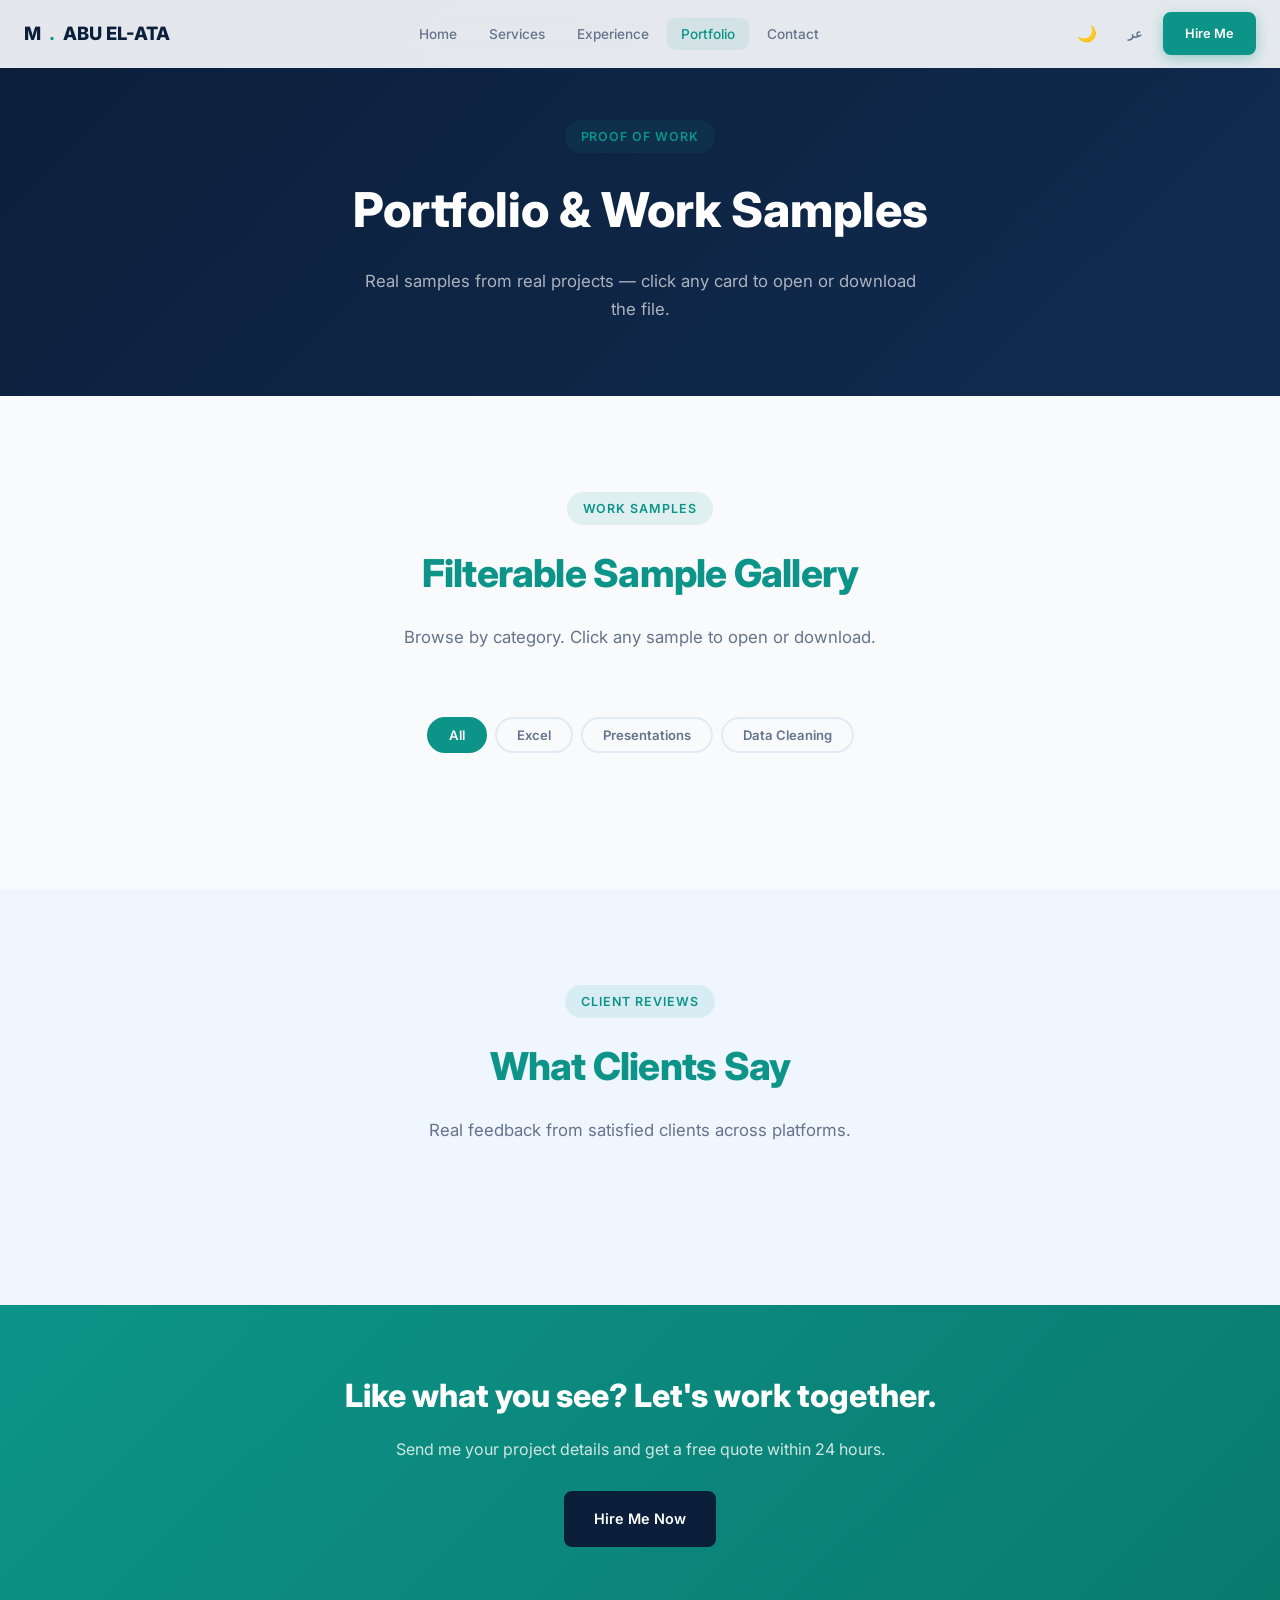
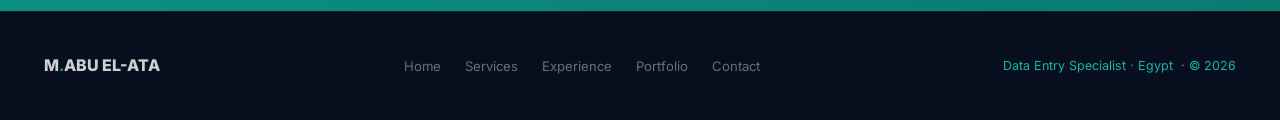
<file: portfolio.html>
<!DOCTYPE html>
<html lang="en" dir="ltr" data-theme="light">
<head>
  <meta charset="UTF-8">
  <meta name="viewport" content="width=device-width, initial-scale=1.0">
  <title>Portfolio & Work Samples — Mustafa Abu El-Ata | Data Entry Specialist</title>
  <meta name="description" content="Real work samples by Mustafa Abu El-Ata: Excel data cleaning, Arabic RTL PowerPoint presentations, pharmacy inventory structuring, and customer database cleaning projects.">
  <meta name="keywords" content="data entry portfolio, Excel data cleaning samples, Arabic PowerPoint RTL, data cleaning before after, portfolio مدخل بيانات, نماذج أعمال إدخال بيانات, تنظيف بيانات إكسل">
  <meta name="author" content="Mustafa Abu El-Ata">
  <link rel="canonical" href="https://mustafaatta20012.github.io/portfolio/portfolio.html">
  <meta property="og:title"       content="Portfolio | Mustafa Abu El-Ata — Data Entry Specialist">
  <meta property="og:description" content="Real work samples: Excel cleaning, Arabic RTL PowerPoint, pharmacy inventory, customer database cleaning.">
  <meta property="og:url"         content="https://mustafaatta20012.github.io/portfolio/portfolio.html">
  <meta property="og:image"       content="https://mustafaatta20012.github.io/portfolio/assets/og-image.png">
  <link rel="stylesheet" href="style.css">
  <link rel="preconnect" href="https://fonts.googleapis.com">
  <link rel="preconnect" href="https://fonts.gstatic.com" crossorigin>
</head>
<body>

<!-- NAVBAR -->
<header>
  <nav id="navbar" class="navbar" aria-label="Main navigation">
    <a href="index.html" class="nav-logo" aria-label="Home">M<span class="nav-logo-dot">.</span>ABU EL-ATA</a>
    <ul class="nav-links" role="list">
      <li><a href="index.html"      class="nav-link" data-page="index.html"      data-en="Home"       data-ar="الرئيسية">Home</a></li>
      <li><a href="services.html"   class="nav-link" data-page="services.html"   data-en="Services"   data-ar="الخدمات">Services</a></li>
      <li><a href="experience.html" class="nav-link" data-page="experience.html" data-en="Experience"  data-ar="الخبرة">Experience</a></li>
      <li><a href="portfolio.html"  class="nav-link" data-page="portfolio.html"  data-en="Portfolio"  data-ar="أعمالي">Portfolio</a></li>
      <li><a href="contact.html"    class="nav-link" data-page="contact.html"    data-en="Contact"    data-ar="تواصل">Contact</a></li>
    </ul>
    <div class="nav-controls">
      <button class="nav-btn-icon" data-theme-toggle aria-label="Toggle dark mode"><span data-theme-icon>🌙</span></button>
      <button class="nav-btn-icon nav-lang-badge" data-lang-toggle data-lang-btn aria-label="Switch language">عر</button>
      <a href="contact.html" class="btn btn-primary btn-sm nav-cta" data-en="Hire Me" data-ar="وظّفني">Hire Me</a>
    </div>
    <button id="nav-hamburger" class="nav-hamburger" aria-label="Open menu" aria-expanded="false" aria-controls="nav-mobile">
      <span></span><span></span><span></span>
    </button>
  </nav>
  <nav id="nav-mobile" class="nav-mobile" aria-label="Mobile navigation">
    <a href="index.html"      data-en="Home"       data-ar="الرئيسية">Home</a>
    <a href="services.html"   data-en="Services"   data-ar="الخدمات">Services</a>
    <a href="experience.html" data-en="Experience"  data-ar="الخبرة">Experience</a>
    <a href="portfolio.html"  data-en="Portfolio"  data-ar="أعمالي">Portfolio</a>
    <a href="contact.html"    data-en="Contact"    data-ar="تواصل">Contact</a>
    <div style="display:flex;gap:8px;padding:8px 0;border-top:1px solid var(--border);margin-top:8px;">
      <button class="nav-btn-icon" data-theme-toggle aria-label="Toggle dark mode"><span data-theme-icon>🌙</span></button>
      <button class="nav-btn-icon nav-lang-badge" data-lang-toggle data-lang-btn aria-label="Switch language">عر</button>
    </div>
  </nav>
</header>

<!-- PAGE HERO -->
<div class="page-hero" style="background:linear-gradient(135deg,var(--navy) 0%,var(--navy-mid) 100%);padding:120px 0 72px;text-align:center;" aria-labelledby="portfolio-page-title">
  <div class="container">
    <div class="section-badge" style="display:inline-flex;margin-bottom:16px;">
      <span data-en="Proof of Work" data-ar="إثبات الكفاءة">Proof of Work</span>
    </div>
    <h1 id="portfolio-page-title" style="color:#fff;font-size:clamp(2rem,4vw,3rem);font-weight:800;margin-bottom:16px;">
      <span data-en="Portfolio &amp; Work Samples" data-ar="المحفظة ونماذج الأعمال">Portfolio &amp; Work Samples</span>
    </h1>
    <p style="color:rgba(255,255,255,.65);font-size:1.05rem;max-width:560px;margin:0 auto;">
      <span data-en="Real samples from real projects — click any card to open or download the file." data-ar="نماذج حقيقية من مشاريع فعلية — انقر على أي بطاقة لفتح الملف أو تحميله.">
        Real samples from real projects — click any card to open or download the file.
      </span>
    </p>
  </div>
</div>

<main id="main-content">

<!-- ══ PORTFOLIO SAMPLES ══ -->
<section class="section" id="samples" aria-labelledby="samples-heading">
  <div class="container">
    <div class="section-header">
      <div class="section-badge"><span data-en="Work Samples" data-ar="نماذج الأعمال">Work Samples</span></div>
      <h2 id="samples-heading" class="section-title">
        <span data-en="Filterable " data-ar="معرض الأعمال ">Filterable </span>
        <span class="text-teal" data-en="Sample Gallery" data-ar="القابل للتصفية">Sample Gallery</span>
      </h2>
      <p class="section-desc">
        <span data-en="Browse by category. Click any sample to open or download." data-ar="تصفح حسب الفئة. انقر على أي نموذج لفتحه أو تحميله.">
          Browse by category. Click any sample to open or download.
        </span>
      </p>
    </div>

    <!-- Filter buttons -->
    <div class="samples-filter" role="group" aria-label="Filter portfolio by category">
      <button class="filter-btn sample-filter-btn active" data-filter="all"          data-en="All"           data-ar="الكل">All</button>
      <button class="filter-btn sample-filter-btn"        data-filter="excel"         data-en="Excel"         data-ar="إكسل">Excel</button>
      <button class="filter-btn sample-filter-btn"        data-filter="presentations" data-en="Presentations" data-ar="عروض تقديمية">Presentations</button>
      <button class="filter-btn sample-filter-btn"        data-filter="data-cleaning" data-en="Data Cleaning" data-ar="تنظيف البيانات">Data Cleaning</button>
    </div>

    <!-- Samples rendered by JS from data.js -->
    <div id="samples-grid" class="samples-grid" role="list" aria-label="Work samples gallery"></div>

  </div>
</section>

<!-- ══ TESTIMONIALS ══ -->
<section class="section" style="background:var(--surface-2);" id="testimonials" aria-labelledby="testimonials-heading">
  <div class="container">
    <div class="section-header">
      <div class="section-badge"><span data-en="Client Reviews" data-ar="تقييمات العملاء">Client Reviews</span></div>
      <h2 id="testimonials-heading" class="section-title">
        <span data-en="What Clients " data-ar="ماذا يقول ">What Clients </span>
        <span class="text-teal" data-en="Say" data-ar="العملاء">Say</span>
      </h2>
      <p class="section-desc">
        <span data-en="Real feedback from satisfied clients across platforms." data-ar="ملاحظات حقيقية من عملاء راضين عبر مختلف المنصات.">
          Real feedback from satisfied clients across platforms.
        </span>
      </p>
    </div>
    <!-- Testimonials rendered by JS -->
    <div id="testimonials-grid" class="testimonials-grid"></div>
  </div>
</section>

<!-- ══ CTA ══ -->
<section class="section-sm" style="background:linear-gradient(135deg,var(--teal) 0%,var(--teal-dark) 100%);" aria-labelledby="cta2-heading">
  <div class="container" style="text-align:center;">
    <h2 id="cta2-heading" style="color:#fff;font-size:clamp(1.4rem,3vw,2rem);font-weight:800;margin-bottom:12px;">
      <span data-en="Like what you see? Let's work together." data-ar="أعجبك ما رأيت؟ لنعمل معًا.">Like what you see? Let's work together.</span>
    </h2>
    <p style="color:rgba(255,255,255,.8);margin-bottom:28px;">
      <span data-en="Send me your project details and get a free quote within 24 hours." data-ar="أرسل لي تفاصيل مشروعك واحصل على عرض سعر مجاني خلال 24 ساعة.">
        Send me your project details and get a free quote within 24 hours.
      </span>
    </p>
    <a href="contact.html" class="btn btn-navy" data-en="Hire Me Now" data-ar="وظّفني الآن">Hire Me Now</a>
  </div>
</section>

</main>

<!-- FOOTER -->
<footer class="footer" role="contentinfo">
  <div class="container">
    <div class="footer-inner">
      <div class="footer-logo">M<span>.</span>ABU EL-ATA</div>
      <nav class="footer-links" aria-label="Footer navigation">
        <a href="index.html"      data-en="Home"       data-ar="الرئيسية">Home</a>
        <a href="services.html"   data-en="Services"   data-ar="الخدمات">Services</a>
        <a href="experience.html" data-en="Experience"  data-ar="الخبرة">Experience</a>
        <a href="portfolio.html"  data-en="Portfolio"  data-ar="أعمالي">Portfolio</a>
        <a href="contact.html"    data-en="Contact"    data-ar="تواصل">Contact</a>
      </nav>
      <div class="footer-copy">
        <span data-en="Data Entry Specialist · Egypt" data-ar="متخصص إدخال البيانات · مصر">Data Entry Specialist · Egypt</span>
        &nbsp;·&nbsp;<span>© <span id="footer-year">2025</span></span>
      </div>
    </div>
  </div>
</footer>

<script src="data.js"></script>
<script src="app.js"></script>
<script>document.getElementById('footer-year').textContent = new Date().getFullYear();</script>
</body>
</html>
</file>
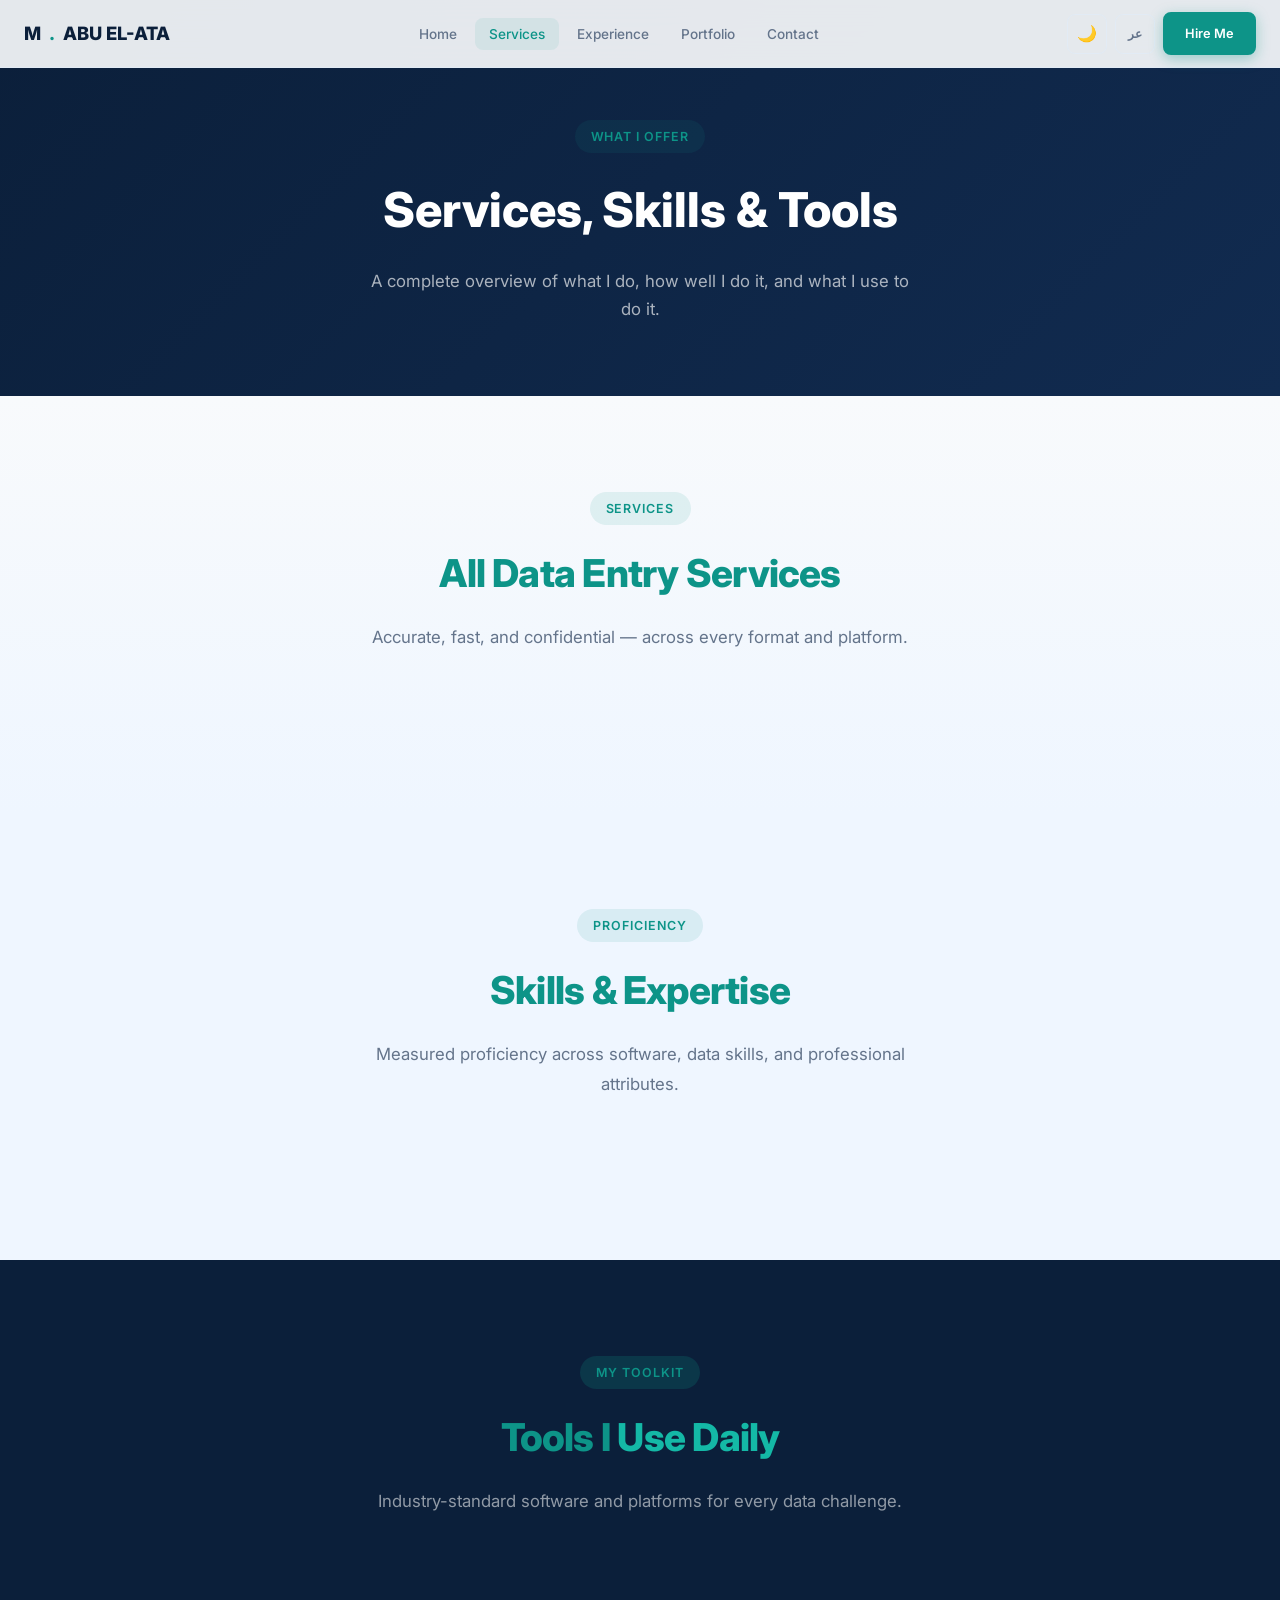
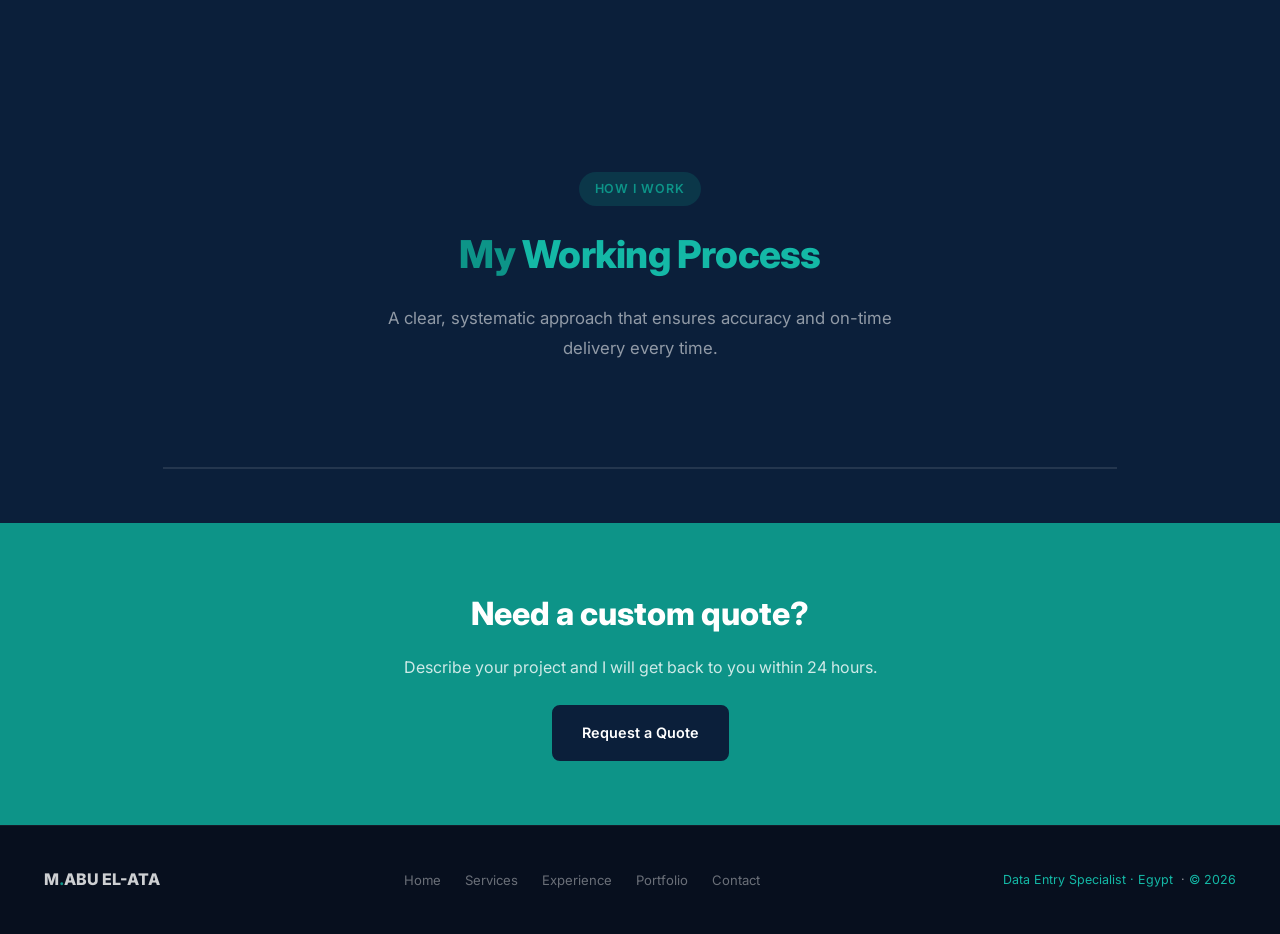
<file: services.html>
<!DOCTYPE html>
<html lang="en" dir="ltr" data-theme="light">
<head>
  <meta charset="UTF-8">
  <meta name="viewport" content="width=device-width, initial-scale=1.0">
  <title>Services — Mustafa Abu El-Ata | Data Entry Specialist</title>
  <meta name="description" content="Data entry services: manual entry, PDF/scan/image entry, Excel and Google Sheets cleaning, database entry, transcription (Arabic/English), document formatting, and more.">
  <meta name="keywords" content="data entry services, Excel data cleaning, transcription Arabic English, document formatting, database entry, إدخال بيانات, تنسيق إكسل, تفريغ نصوص">
  <meta name="author" content="Mustafa Abu El-Ata">
  <link rel="canonical" href="https://mustafaatta20012.github.io/portfolio/services.html">
  <meta property="og:title"       content="Services | Mustafa Abu El-Ata — Data Entry Specialist">
  <meta property="og:description" content="Professional data entry, Excel cleaning, transcription, and document formatting services.">
  <meta property="og:url"         content="https://mustafaatta20012.github.io/portfolio/services.html">
  <meta property="og:image"       content="https://mustafaatta20012.github.io/portfolio/assets/og-image.png">
  <link rel="stylesheet" href="style.css">
  <link rel="preconnect" href="https://fonts.googleapis.com">
  <link rel="preconnect" href="https://fonts.gstatic.com" crossorigin>
</head>
<body>

<!-- NAVBAR -->
<header>
  <nav id="navbar" class="navbar" aria-label="Main navigation">
    <a href="index.html" class="nav-logo" aria-label="Home">M<span class="nav-logo-dot">.</span>ABU EL-ATA</a>
    <ul class="nav-links" role="list">
      <li><a href="index.html"      class="nav-link" data-page="index.html"      data-en="Home"       data-ar="الرئيسية">Home</a></li>
      <li><a href="services.html"   class="nav-link" data-page="services.html"   data-en="Services"   data-ar="الخدمات">Services</a></li>
      <li><a href="experience.html" class="nav-link" data-page="experience.html" data-en="Experience"  data-ar="الخبرة">Experience</a></li>
      <li><a href="portfolio.html"  class="nav-link" data-page="portfolio.html"  data-en="Portfolio"  data-ar="أعمالي">Portfolio</a></li>
      <li><a href="contact.html"    class="nav-link" data-page="contact.html"    data-en="Contact"    data-ar="تواصل">Contact</a></li>
    </ul>
    <div class="nav-controls">
      <button class="nav-btn-icon" data-theme-toggle aria-label="Toggle dark mode"><span data-theme-icon>🌙</span></button>
      <button class="nav-btn-icon nav-lang-badge" data-lang-toggle data-lang-btn aria-label="Switch language">عر</button>
      <a href="contact.html" class="btn btn-primary btn-sm nav-cta" data-en="Hire Me" data-ar="وظّفني">Hire Me</a>
    </div>
    <button id="nav-hamburger" class="nav-hamburger" aria-label="Open menu" aria-expanded="false" aria-controls="nav-mobile">
      <span></span><span></span><span></span>
    </button>
  </nav>
  <nav id="nav-mobile" class="nav-mobile" aria-label="Mobile navigation">
    <a href="index.html"      data-en="Home"       data-ar="الرئيسية">Home</a>
    <a href="services.html"   data-en="Services"   data-ar="الخدمات">Services</a>
    <a href="experience.html" data-en="Experience"  data-ar="الخبرة">Experience</a>
    <a href="portfolio.html"  data-en="Portfolio"  data-ar="أعمالي">Portfolio</a>
    <a href="contact.html"    data-en="Contact"    data-ar="تواصل">Contact</a>
    <div style="display:flex;gap:8px;padding:8px 0;border-top:1px solid var(--border);margin-top:8px;">
      <button class="nav-btn-icon" data-theme-toggle aria-label="Toggle dark mode"><span data-theme-icon>🌙</span></button>
      <button class="nav-btn-icon nav-lang-badge" data-lang-toggle data-lang-btn aria-label="Switch language">عر</button>
    </div>
  </nav>
</header>

<!-- PAGE HERO -->
<div class="page-hero" style="background:linear-gradient(135deg,var(--navy) 0%,var(--navy-mid) 100%);padding:120px 0 72px;text-align:center;" aria-labelledby="page-title">
  <div class="container">
    <div class="section-badge" style="display:inline-flex;margin-bottom:16px;">
      <span data-en="What I Offer" data-ar="ما أقدمه">What I Offer</span>
    </div>
    <h1 id="page-title" style="color:#fff;font-size:clamp(2rem,4vw,3rem);font-weight:800;margin-bottom:16px;">
      <span data-en="Services, Skills &amp; Tools" data-ar="الخدمات والمهارات والأدوات">Services, Skills &amp; Tools</span>
    </h1>
    <p style="color:rgba(255,255,255,.65);font-size:1.05rem;max-width:560px;margin:0 auto;">
      <span data-en="A complete overview of what I do, how well I do it, and what I use to do it." data-ar="نظرة شاملة على ما أفعله، ومستوى إتقاني له، والأدوات التي أستخدمها.">
        A complete overview of what I do, how well I do it, and what I use to do it.
      </span>
    </p>
  </div>
</div>

<main id="main-content">

<!-- ══ SERVICES ══ -->
<section class="section services-bg" id="services" aria-labelledby="services-heading">
  <div class="container">
    <div class="section-header">
      <div class="section-badge"><span data-en="Services" data-ar="الخدمات">Services</span></div>
      <h2 id="services-heading" class="section-title">
        <span data-en="All Data Entry " data-ar="جميع خدمات ">All Data Entry </span>
        <span class="text-teal" data-en="Services" data-ar="إدخال البيانات">Services</span>
      </h2>
      <p class="section-desc">
        <span data-en="Accurate, fast, and confidential — across every format and platform." data-ar="دقيق وسريع وموثوق — عبر جميع الصيغ والمنصات.">
          Accurate, fast, and confidential — across every format and platform.
        </span>
      </p>
    </div>
    <div id="services-grid" class="services-grid" role="list" aria-label="Services list"></div>
  </div>
</section>

<!-- ══ SKILLS ══ -->
<section class="section" id="skills" aria-labelledby="skills-heading" style="background:var(--surface-2);">
  <div class="container">
    <div class="section-header">
      <div class="section-badge"><span data-en="Proficiency" data-ar="الكفاءة">Proficiency</span></div>
      <h2 id="skills-heading" class="section-title">
        <span data-en="Skills &amp; " data-ar="المهارات و">Skills &amp; </span>
        <span class="text-teal" data-en="Expertise" data-ar="الخبرة">Expertise</span>
      </h2>
      <p class="section-desc">
        <span data-en="Measured proficiency across software, data skills, and professional attributes." data-ar="الكفاءة المقاسة في البرامج ومهارات البيانات والصفات المهنية.">
          Measured proficiency across software, data skills, and professional attributes.
        </span>
      </p>
    </div>
    <div id="skills-grid" class="skills-grid"></div>
  </div>
</section>

<!-- ══ TOOLS ══ -->
<section class="section tools-bg" id="tools" aria-labelledby="tools-heading">
  <div class="container">
    <div class="section-header">
      <div class="section-badge"><span data-en="My Toolkit" data-ar="أدواتي">My Toolkit</span></div>
      <h2 id="tools-heading" class="section-title">
        <span data-en="Tools I " data-ar="الأدوات التي ">Tools I </span>
        <span style="color:var(--teal-light);" data-en="Use Daily" data-ar="أستخدمها يوميًا">Use Daily</span>
      </h2>
      <p class="section-desc" style="color:rgba(255,255,255,.55);">
        <span data-en="Industry-standard software and platforms for every data challenge." data-ar="برامج ومنصات احترافية لكل تحديات البيانات.">
          Industry-standard software and platforms for every data challenge.
        </span>
      </p>
    </div>
    <div id="tools-grid" class="tools-grid"></div>
  </div>
</section>

<!-- ══ PROCESS ══ -->
<section class="section process-bg" id="process" aria-labelledby="process-heading">
  <div class="container">
    <div class="section-header">
      <div class="section-badge"><span data-en="How I Work" data-ar="كيف أعمل">How I Work</span></div>
      <h2 id="process-heading" class="section-title">
        <span data-en="My " data-ar="">My </span>
        <span style="color:var(--teal-light);" data-en="Working Process" data-ar="عملية العمل">Working Process</span>
      </h2>
      <p class="section-desc" style="color:rgba(255,255,255,.55);">
        <span data-en="A clear, systematic approach that ensures accuracy and on-time delivery every time." data-ar="نهج واضح ومنهجي يضمن الدقة والتسليم في الوقت المحدد في كل مرة.">
          A clear, systematic approach that ensures accuracy and on-time delivery every time.
        </span>
      </p>
    </div>
    <div id="process-steps" class="process-steps" role="list"></div>
  </div>
</section>

<!-- ══ CTA ══ -->
<section class="section-sm" style="background:var(--teal);text-align:center;" aria-labelledby="services-cta-heading">
  <div class="container">
    <h2 id="services-cta-heading" style="color:#fff;font-size:clamp(1.4rem,2.5vw,2rem);font-weight:800;margin-bottom:12px;">
      <span data-en="Need a custom quote?" data-ar="هل تحتاج عرض سعر مخصص؟">Need a custom quote?</span>
    </h2>
    <p style="color:rgba(255,255,255,.8);margin-bottom:24px;" data-en="Describe your project and I will get back to you within 24 hours." data-ar="صف مشروعك وسأرد عليك خلال 24 ساعة.">Describe your project and I will get back to you within 24 hours.</p>
    <a href="contact.html" class="btn btn-navy" data-en="Request a Quote" data-ar="اطلب عرض سعر">Request a Quote</a>
  </div>
</section>

</main>

<!-- FOOTER -->
<footer class="footer" role="contentinfo">
  <div class="container">
    <div class="footer-inner">
      <div class="footer-logo">M<span>.</span>ABU EL-ATA</div>
      <nav class="footer-links" aria-label="Footer navigation">
        <a href="index.html"      data-en="Home"       data-ar="الرئيسية">Home</a>
        <a href="services.html"   data-en="Services"   data-ar="الخدمات">Services</a>
        <a href="experience.html" data-en="Experience"  data-ar="الخبرة">Experience</a>
        <a href="portfolio.html"  data-en="Portfolio"  data-ar="أعمالي">Portfolio</a>
        <a href="contact.html"    data-en="Contact"    data-ar="تواصل">Contact</a>
      </nav>
      <div class="footer-copy">
        <span data-en="Data Entry Specialist · Egypt" data-ar="متخصص إدخال البيانات · مصر">Data Entry Specialist · Egypt</span>
        &nbsp;·&nbsp;<span>© <span id="footer-year">2025</span></span>
      </div>
    </div>
  </div>
</footer>

<script src="data.js"></script>
<script src="app.js"></script>
<script>document.getElementById('footer-year').textContent = new Date().getFullYear();</script>
</body>
</html>
</file>
<file: style.css>
/* ============================================================
   PORTFOLIO — Data Entry Specialist
   Design System: Navy + Teal + Amber, 8px grid, Inter + Cairo
   ============================================================ */

/* ── GOOGLE FONTS ─────────────────────────────────────────── */
@import url('https://fonts.googleapis.com/css2?family=Inter:wght@300;400;500;600;700;800&family=Cairo:wght@300;400;600;700;800&family=Tajawal:wght@300;400;500;700&display=swap');

/* ── DESIGN TOKENS ─────────────────────────────────────────── */
:root {
  --navy:        #0B1F3A;
  --navy-mid:    #112B50;
  --navy-light:  #1A3A6B;
  --teal:        #0D9488;
  --teal-light:  #14B8A6;
  --teal-dark:   #0A7A6F;
  --amber:       #F59E0B;
  --amber-light: #FCD34D;
  --white:       #FFFFFF;
  --surface:     #F8FAFC;
  --surface-2:   #EFF6FF;
  --border:      #E2EBF5;
  --text:        #0B1F3A;
  --text-muted:  #64748B;
  --text-light:  #94A3B8;
  --success:     #22C55E;
  --shadow-sm:   0 1px 3px rgba(11,31,58,.08), 0 1px 2px rgba(11,31,58,.06);
  --shadow-md:   0 4px 16px rgba(11,31,58,.10), 0 2px 8px rgba(11,31,58,.07);
  --shadow-lg:   0 10px 40px rgba(11,31,58,.14), 0 4px 16px rgba(11,31,58,.08);
  --radius:      12px;
  --radius-sm:   8px;
  --radius-lg:   20px;
  --transition:  all 0.35s cubic-bezier(0.4,0,0.2,1);
  --font-en:     'Inter', sans-serif;
  --font-ar:     'Cairo', 'Tajawal', sans-serif;
}

/* ── DARK MODE ──────────────────────────────────────────────── */
[data-theme="dark"] {
  --navy:        #0F172A;
  --navy-mid:    #1E293B;
  --navy-light:  #334155;
  --surface:     #1E293B;
  --surface-2:   #0F172A;
  --border:      #334155;
  --text:        #F1F5F9;
  --text-muted:  #94A3B8;
  --text-light:  #64748B;
  --shadow-sm:   0 1px 3px rgba(0,0,0,.3);
  --shadow-md:   0 4px 16px rgba(0,0,0,.4);
  --shadow-lg:   0 10px 40px rgba(0,0,0,.5);
}

/* ── BASE ───────────────────────────────────────────────────── */
*, *::before, *::after { box-sizing: border-box; margin: 0; padding: 0; }

html {
  scroll-behavior: smooth;
  font-size: 16px;
}

body {
  font-family: var(--font-en);
  background: var(--surface);
  color: var(--text);
  line-height: 1.7;
  transition: background 0.4s ease, color 0.4s ease;
  overflow-x: hidden;
}

/* Arabic mode */
[lang="ar"] body,
html[dir="rtl"] body {
  font-family: var(--font-ar);
}

img { max-width: 100%; height: auto; display: block; }
a { color: var(--teal); text-decoration: none; }
a:hover { color: var(--teal-light); }

/* ── TYPOGRAPHY ─────────────────────────────────────────────── */
.heading-xl {
  font-size: clamp(2.8rem, 6vw, 5.5rem);
  font-weight: 800;
  line-height: 1.05;
  letter-spacing: -0.03em;
}
.heading-lg  { font-size: clamp(1.8rem, 3.5vw, 2.8rem); font-weight: 700; line-height: 1.15; }
.heading-md  { font-size: clamp(1.2rem, 2vw, 1.6rem);   font-weight: 600; line-height: 1.3; }
.heading-sm  { font-size: 1rem;   font-weight: 600; }
.body-lg     { font-size: 1.125rem; line-height: 1.8; }
.body-sm     { font-size: 0.875rem; }
.caption     { font-size: 0.75rem; letter-spacing: 0.06em; text-transform: uppercase; font-weight: 600; }
.text-muted  { color: var(--text-muted); }
.text-teal   { color: var(--teal); }
.text-amber  { color: var(--amber); }
.text-navy   { color: var(--navy); }

/* ── LAYOUT UTILITIES ───────────────────────────────────────── */
.container   { max-width: 1240px; margin: 0 auto; padding: 0 24px; }
.section     { padding: 96px 0; }
.section-sm  { padding: 64px 0; }
.flex        { display: flex; }
.flex-center { display: flex; align-items: center; justify-content: center; }
.gap-4       { gap: 4px; }
.gap-8       { gap: 8px; }
.gap-16      { gap: 16px; }
.gap-24      { gap: 24px; }
.gap-32      { gap: 32px; }
.grid-2      { display: grid; grid-template-columns: repeat(2, 1fr); gap: 24px; }
.grid-3      { display: grid; grid-template-columns: repeat(3, 1fr); gap: 24px; }
.grid-4      { display: grid; grid-template-columns: repeat(4, 1fr); gap: 24px; }
.grid-5      { display: grid; grid-template-columns: repeat(5, 1fr); gap: 16px; }

/* ── SECTION HEADER ─────────────────────────────────────────── */
.section-header {
  margin-bottom: 64px;
  text-align: center;
}
.section-badge {
  display: inline-flex;
  align-items: center;
  gap: 8px;
  background: rgba(13,148,136,.1);
  color: var(--teal);
  padding: 6px 16px;
  border-radius: 999px;
  font-size: 0.78rem;
  font-weight: 600;
  letter-spacing: 0.08em;
  text-transform: uppercase;
  margin-bottom: 16px;
}
[data-theme="dark"] .section-badge {
  background: rgba(13,148,136,.2);
}
.section-title {
  font-size: clamp(1.8rem, 3vw, 2.5rem);
  font-weight: 800;
  margin-bottom: 16px;
  letter-spacing: -0.02em;
}
.section-title span { color: var(--teal); }
.section-desc {
  color: var(--text-muted);
  font-size: 1.05rem;
  max-width: 560px;
  margin: 0 auto;
  line-height: 1.8;
}

/* ── BUTTONS ────────────────────────────────────────────────── */
.btn {
  display: inline-flex;
  align-items: center;
  gap: 8px;
  padding: 14px 28px;
  border-radius: var(--radius-sm);
  font-weight: 600;
  font-size: 0.9rem;
  cursor: pointer;
  transition: var(--transition);
  border: 2px solid transparent;
  text-decoration: none;
  white-space: nowrap;
  font-family: inherit;
}
.btn-primary {
  background: var(--teal);
  color: #fff;
  border-color: var(--teal);
  box-shadow: 0 4px 14px rgba(13,148,136,.35);
}
.btn-primary:hover {
  background: var(--teal-dark);
  border-color: var(--teal-dark);
  transform: translateY(-2px);
  box-shadow: 0 6px 20px rgba(13,148,136,.45);
  color: #fff;
}
.btn-outline {
  background: transparent;
  color: var(--teal);
  border-color: var(--teal);
}
.btn-outline:hover {
  background: var(--teal);
  color: #fff;
  transform: translateY(-2px);
}
.btn-navy {
  background: var(--navy);
  color: #fff;
  border-color: var(--navy);
}
.btn-navy:hover {
  background: var(--navy-light);
  transform: translateY(-2px);
  color: #fff;
}
.btn-amber {
  background: var(--amber);
  color: var(--navy);
  border-color: var(--amber);
  font-weight: 700;
}
.btn-amber:hover {
  background: var(--amber-light);
  border-color: var(--amber-light);
  transform: translateY(-2px);
  color: var(--navy);
}
.btn-sm {
  padding: 8px 16px;
  font-size: 0.8rem;
}
.btn-icon { width: 20px; height: 20px; flex-shrink: 0; }

/* ── CARDS ──────────────────────────────────────────────────── */
.card {
  background: var(--white);
  border: 1px solid var(--border);
  border-radius: var(--radius);
  padding: 32px;
  box-shadow: var(--shadow-sm);
  transition: var(--transition);
}
[data-theme="dark"] .card {
  background: var(--navy-mid);
  border-color: var(--navy-light);
}
.card:hover {
  box-shadow: var(--shadow-md);
  transform: translateY(-4px);
  border-color: rgba(13,148,136,.3);
}

/* ── BADGES & TAGS ──────────────────────────────────────────── */
.badge {
  display: inline-flex;
  align-items: center;
  gap: 4px;
  padding: 4px 12px;
  border-radius: 999px;
  font-size: 0.75rem;
  font-weight: 600;
  border: 1px solid transparent;
}
.badge-teal   { background: rgba(13,148,136,.12); color: var(--teal); border-color: rgba(13,148,136,.25); }
.badge-navy   { background: rgba(11,31,58,.1);    color: var(--navy); border-color: rgba(11,31,58,.2); }
.badge-amber  { background: rgba(245,158,11,.12); color: var(--amber); border-color: rgba(245,158,11,.25); }
.badge-success{ background: rgba(34,197,94,.12);  color: var(--success); border-color: rgba(34,197,94,.3); }
[data-theme="dark"] .badge-navy { background: rgba(255,255,255,.08); color: var(--text-muted); border-color: var(--border); }

/* ══════════════════════════════════════════════════════════════
   NAVBAR
   ══════════════════════════════════════════════════════════════ */
.navbar {
  position: fixed;
  top: 0;
  left: 0;
  right: 0;
  z-index: 1000;
  padding: 0 24px;
  height: 68px;
  display: flex;
  align-items: center;
  justify-content: space-between;
  background: rgba(248,250,252,.92);
  backdrop-filter: blur(16px);
  -webkit-backdrop-filter: blur(16px);
  border-bottom: 1px solid var(--border);
  transition: var(--transition);
}
[data-theme="dark"] .navbar {
  background: rgba(15,23,42,.92);
  border-bottom-color: var(--border);
}
.navbar.scrolled {
  box-shadow: var(--shadow-md);
}
.nav-logo {
  display: flex;
  align-items: center;
  gap: 8px;
  font-weight: 800;
  font-size: 1.15rem;
  color: var(--navy);
  text-decoration: none;
}
[data-theme="dark"] .nav-logo { color: var(--text); }
.nav-logo-dot { color: var(--teal); }
.nav-links {
  display: flex;
  align-items: center;
  gap: 4px;
  list-style: none;
}
.nav-links a {
  padding: 8px 14px;
  font-size: 0.85rem;
  font-weight: 500;
  color: var(--text-muted);
  border-radius: var(--radius-sm);
  transition: var(--transition);
  text-decoration: none;
}
.nav-links a:hover,
.nav-links a.active {
  color: var(--teal);
  background: rgba(13,148,136,.08);
}
.nav-controls {
  display: flex;
  align-items: center;
  gap: 8px;
}
.nav-btn-icon {
  width: 40px;
  height: 40px;
  border-radius: var(--radius-sm);
  border: 1px solid var(--border);
  background: transparent;
  cursor: pointer;
  display: flex;
  align-items: center;
  justify-content: center;
  transition: var(--transition);
  font-size: 1rem;
  color: var(--text-muted);
}
.nav-btn-icon:hover {
  border-color: var(--teal);
  color: var(--teal);
  background: rgba(13,148,136,.08);
}
.nav-lang-badge {
  font-size: 0.75rem;
  font-weight: 700;
  letter-spacing: 0.04em;
}
.nav-cta {
  padding: 9px 20px !important;
  border-radius: var(--radius-sm);
}
.nav-hamburger {
  display: none;
  flex-direction: column;
  gap: 5px;
  cursor: pointer;
  padding: 8px;
  border: none;
  background: transparent;
}
.nav-hamburger span {
  display: block;
  width: 22px;
  height: 2px;
  background: var(--text);
  border-radius: 2px;
  transition: var(--transition);
}

/* Mobile nav */
.nav-mobile {
  display: none;
  position: fixed;
  top: 68px;
  left: 0; right: 0;
  background: var(--surface);
  border-bottom: 1px solid var(--border);
  padding: 16px 24px;
  z-index: 999;
  flex-direction: column;
  gap: 4px;
  box-shadow: var(--shadow-md);
}
[data-theme="dark"] .nav-mobile { background: var(--navy-mid); }
.nav-mobile.open { display: flex; }
.nav-mobile a {
  display: block;
  padding: 12px 16px;
  color: var(--text-muted);
  border-radius: var(--radius-sm);
  font-size: 0.9rem;
  font-weight: 500;
  transition: var(--transition);
}
.nav-mobile a:hover { color: var(--teal); background: rgba(13,148,136,.08); }

/* ══════════════════════════════════════════════════════════════
   HERO
   ══════════════════════════════════════════════════════════════ */
.hero {
  min-height: 100vh;
  padding-top: 68px;
  background: linear-gradient(135deg, var(--navy) 0%, var(--navy-mid) 50%, #0A2B5C 100%);
  display: flex;
  flex-direction: column;
  align-items: center;
  justify-content: center;
  position: relative;
  overflow: hidden;
}
.hero::before {
  content: '';
  position: absolute;
  inset: 0;
  background:
    radial-gradient(ellipse 60% 60% at 20% 50%, rgba(13,148,136,.18) 0%, transparent 60%),
    radial-gradient(ellipse 40% 40% at 80% 20%, rgba(245,158,11,.10) 0%, transparent 60%);
  pointer-events: none;
}
.hero-grid {
  position: absolute;
  inset: 0;
  background-image:
    linear-gradient(rgba(255,255,255,.03) 1px, transparent 1px),
    linear-gradient(90deg, rgba(255,255,255,.03) 1px, transparent 1px);
  background-size: 40px 40px;
  pointer-events: none;
}
.hero-content {
  position: relative;
  z-index: 1;
  text-align: center;
  padding: 64px 24px 80px;
  max-width: 900px;
  margin: 0 auto;
}
.hero-eyebrow {
  display: inline-flex;
  align-items: center;
  gap: 8px;
  color: var(--teal-light);
  font-size: 0.82rem;
  font-weight: 600;
  letter-spacing: 0.1em;
  text-transform: uppercase;
  margin-bottom: 24px;
  opacity: 0;
  animation: fadeUp 0.6s 0.1s forwards;
}
.hero-eyebrow::before,
.hero-eyebrow::after {
  content: '';
  display: inline-block;
  width: 32px;
  height: 1px;
  background: var(--teal-light);
  opacity: 0.6;
}
.hero-name {
  color: #fff;
  margin-bottom: 16px;
  opacity: 0;
  animation: fadeUp 0.6s 0.2s forwards;
}
.hero-name .accent { color: var(--teal-light); }
.hero-title {
  display: inline-block;
  background: linear-gradient(90deg, var(--teal-light), var(--amber));
  -webkit-background-clip: text;
  -webkit-text-fill-color: transparent;
  background-clip: text;
  font-size: clamp(1.1rem, 2.5vw, 1.5rem);
  font-weight: 700;
  letter-spacing: 0.04em;
  margin-bottom: 24px;
  opacity: 0;
  animation: fadeUp 0.6s 0.3s forwards;
}
.hero-desc {
  color: rgba(255,255,255,.72);
  font-size: 1.1rem;
  line-height: 1.85;
  max-width: 640px;
  margin: 0 auto 40px;
  opacity: 0;
  animation: fadeUp 0.6s 0.4s forwards;
}
.hero-btns {
  display: flex;
  gap: 16px;
  justify-content: center;
  flex-wrap: wrap;
  margin-bottom: 72px;
  opacity: 0;
  animation: fadeUp 0.6s 0.5s forwards;
}
.hero-stats {
  display: grid;
  grid-template-columns: repeat(4, 1fr);
  gap: 1px;
  background: rgba(255,255,255,.08);
  border: 1px solid rgba(255,255,255,.1);
  border-radius: var(--radius);
  overflow: hidden;
  opacity: 0;
  animation: fadeUp 0.6s 0.6s forwards;
  max-width: 720px;
  margin: 0 auto;
}
.stat-item {
  background: rgba(255,255,255,.04);
  padding: 28px 16px;
  text-align: center;
  transition: var(--transition);
}
.stat-item:hover {
  background: rgba(255,255,255,.08);
}
.stat-value {
  font-size: clamp(1.8rem, 3.5vw, 2.8rem);
  font-weight: 800;
  color: var(--teal-light);
  line-height: 1;
  margin-bottom: 8px;
  font-variant-numeric: tabular-nums;
}
.stat-label {
  font-size: 0.78rem;
  color: rgba(255,255,255,.55);
  font-weight: 500;
  letter-spacing: 0.02em;
}
.hero-scroll {
  position: absolute;
  bottom: 32px;
  left: 50%;
  transform: translateX(-50%);
  display: flex;
  flex-direction: column;
  align-items: center;
  gap: 8px;
  color: rgba(255,255,255,.35);
  font-size: 0.72rem;
  letter-spacing: 0.1em;
  text-transform: uppercase;
  animation: bounce 2s infinite;
}
.hero-scroll svg {
  opacity: 0.4;
}

/* ══════════════════════════════════════════════════════════════
   ABOUT
   ══════════════════════════════════════════════════════════════ */
.about-grid {
  display: grid;
  grid-template-columns: 1fr 1fr;
  gap: 64px;
  align-items: start;
}
.about-bio {
  white-space: pre-line;
  color: var(--text-muted);
  line-height: 1.9;
  font-size: 1rem;
  margin-bottom: 32px;
}
.about-highlights {
  display: flex;
  flex-direction: column;
  gap: 16px;
}
.highlight-item {
  display: flex;
  align-items: center;
  gap: 12px;
  padding: 16px 20px;
  background: var(--surface-2);
  border-radius: var(--radius-sm);
  border: 1px solid var(--border);
}
[data-theme="dark"] .highlight-item {
  background: rgba(255,255,255,.04);
  border-color: var(--border);
}
.highlight-icon { font-size: 1.4rem; flex-shrink: 0; }
.highlight-text { font-size: 0.9rem; font-weight: 500; }
.highlight-sub  { font-size: 0.8rem; color: var(--text-muted); }
.about-sidebar { display: flex; flex-direction: column; gap: 24px; }
.info-card {
  background: var(--white);
  border: 1px solid var(--border);
  border-radius: var(--radius);
  padding: 24px;
  box-shadow: var(--shadow-sm);
}
[data-theme="dark"] .info-card { background: var(--navy-mid); border-color: var(--border); }
.info-card-title {
  font-size: 0.75rem;
  font-weight: 700;
  letter-spacing: 0.08em;
  text-transform: uppercase;
  color: var(--teal);
  margin-bottom: 16px;
}
.lang-item {
  display: flex;
  justify-content: space-between;
  align-items: center;
  padding: 10px 0;
  border-bottom: 1px solid var(--border);
}
.lang-item:last-child { border-bottom: none; }
.lang-name { font-weight: 600; font-size: 0.9rem; }
.avail-status {
  display: flex;
  align-items: center;
  gap: 8px;
  font-size: 0.88rem;
  font-weight: 600;
  color: var(--success);
}
.avail-dot {
  width: 8px;
  height: 8px;
  border-radius: 50%;
  background: var(--success);
  animation: pulse 2s infinite;
}

/* ══════════════════════════════════════════════════════════════
   SERVICES
   ══════════════════════════════════════════════════════════════ */
.services-bg {
  background: linear-gradient(180deg, var(--surface) 0%, var(--surface-2) 100%);
}
[data-theme="dark"] .services-bg {
  background: linear-gradient(180deg, var(--navy) 0%, var(--navy-mid) 100%);
}
.services-grid {
  display: grid;
  grid-template-columns: repeat(auto-fill, minmax(280px, 1fr));
  gap: 20px;
}
.service-card {
  background: var(--white);
  border: 1px solid var(--border);
  border-radius: var(--radius);
  padding: 28px;
  box-shadow: var(--shadow-sm);
  transition: var(--transition);
  position: relative;
  overflow: hidden;
}
[data-theme="dark"] .service-card { background: var(--navy-mid); border-color: var(--border); }
.service-card::after {
  content: '';
  position: absolute;
  bottom: 0; left: 0; right: 0;
  height: 3px;
  background: linear-gradient(90deg, var(--teal), var(--amber));
  transform: scaleX(0);
  transform-origin: left;
  transition: transform 0.4s ease;
}
.service-card:hover {
  box-shadow: var(--shadow-md);
  transform: translateY(-6px);
  border-color: rgba(13,148,136,.3);
}
.service-card:hover::after {
  transform: scaleX(1);
}
.service-icon-wrap {
  width: 56px;
  height: 56px;
  border-radius: 14px;
  background: linear-gradient(135deg, rgba(13,148,136,.15), rgba(13,148,136,.05));
  border: 1px solid rgba(13,148,136,.2);
  display: flex;
  align-items: center;
  justify-content: center;
  margin-bottom: 18px;
  transition: var(--transition);
}
.service-card:hover .service-icon-wrap {
  background: linear-gradient(135deg, rgba(13,148,136,.3), rgba(13,148,136,.1));
  border-color: rgba(13,148,136,.5);
  transform: scale(1.08);
}
.service-svg {
  width: 26px;
  height: 26px;
  color: var(--teal-light);
  flex-shrink: 0;
}
[data-theme="light"] .service-svg { color: var(--teal-dark); }
.service-svg-fallback { font-size: 1.4rem; }
.service-title {
  font-size: 1rem;
  font-weight: 700;
  margin-bottom: 10px;
  color: var(--text);
}
.service-desc {
  font-size: 0.875rem;
  color: var(--text-muted);
  line-height: 1.7;
}

/* ══════════════════════════════════════════════════════════════
   SKILLS
   ══════════════════════════════════════════════════════════════ */
.skills-grid {
  display: grid;
  grid-template-columns: repeat(2, 1fr);
  gap: 40px;
}
.skill-group { display: flex; flex-direction: column; gap: 20px; }
.skill-group-title {
  font-size: 0.75rem;
  font-weight: 700;
  letter-spacing: 0.1em;
  text-transform: uppercase;
  color: var(--teal);
  padding-bottom: 12px;
  border-bottom: 2px solid rgba(13,148,136,.2);
  margin-bottom: 4px;
}
.skill-item { display: flex; flex-direction: column; gap: 8px; }
.skill-header { display: flex; justify-content: space-between; align-items: center; }
.skill-name { font-size: 0.9rem; font-weight: 500; }
.skill-pct  { font-size: 0.78rem; font-weight: 700; color: var(--teal); font-variant-numeric: tabular-nums; }
.skill-track {
  height: 6px;
  background: rgba(13,148,136,.12);
  border-radius: 999px;
  overflow: hidden;
}
[data-theme="dark"] .skill-track { background: rgba(255,255,255,.08); }
.skill-fill {
  height: 100%;
  background: linear-gradient(90deg, var(--teal), var(--teal-light));
  border-radius: 999px;
  width: 0;
  transition: width 1.2s cubic-bezier(0.4,0,0.2,1);
}

/* ══════════════════════════════════════════════════════════════
   TOOLS
   ══════════════════════════════════════════════════════════════ */
.tools-bg {
  background: var(--navy);
}
[data-theme="dark"] .tools-bg { background: #080F1E; }
.tools-bg .section-title { color: #fff; }
.tools-bg .section-desc  { color: rgba(255,255,255,.55); }
.tools-bg .section-badge { background: rgba(13,148,136,.2); }
.tools-grid {
  display: grid;
  grid-template-columns: repeat(5, 1fr);
  gap: 16px;
}
.tool-card {
  background: rgba(255,255,255,.05);
  border: 1px solid rgba(255,255,255,.08);
  border-radius: var(--radius);
  padding: 28px 16px;
  text-align: center;
  transition: var(--transition);
  cursor: default;
}
.tool-card:hover {
  background: rgba(13,148,136,.15);
  border-color: rgba(13,148,136,.4);
  transform: translateY(-4px);
}
.tool-icon-wrap {
  width: 54px;
  height: 54px;
  border-radius: 12px;
  background: rgba(255,255,255,.08);
  display: flex;
  align-items: center;
  justify-content: center;
  margin: 0 auto 14px;
  transition: var(--transition);
  overflow: hidden;
  padding: 10px;
}
.tool-card:hover .tool-icon-wrap {
  background: rgba(255,255,255,.18);
  transform: scale(1.1);
}
.brand-icon {
  width: 100%;
  height: 100%;
  object-fit: contain;
  display: block;
}
.brand-icon-fallback {
  font-size: 1.5rem;
  font-weight: 800;
  color: var(--teal-light);
  display: flex;
  align-items: center;
  justify-content: center;
  width: 100%;
  height: 100%;
}
.tool-name { font-size: 0.82rem; font-weight: 600; color: rgba(255,255,255,.8); line-height: 1.3; }

/* ══════════════════════════════════════════════════════════════
   EXPERIENCE TIMELINE
   ══════════════════════════════════════════════════════════════ */
.timeline {
  position: relative;
  padding-left: 48px;
}
.timeline::before {
  content: '';
  position: absolute;
  top: 0; bottom: 0;
  left: 16px;
  width: 2px;
  background: linear-gradient(180deg, var(--teal) 0%, rgba(13,148,136,.1) 100%);
}
[dir="rtl"] .timeline { padding-left: 0; padding-right: 48px; }
[dir="rtl"] .timeline::before { left: auto; right: 16px; }
.timeline-item {
  position: relative;
  margin-bottom: 48px;
}
.timeline-item:last-child { margin-bottom: 0; }
.timeline-dot {
  position: absolute;
  left: -40px;
  top: 8px;
  width: 16px;
  height: 16px;
  border-radius: 50%;
  background: var(--teal);
  border: 3px solid var(--surface);
  box-shadow: 0 0 0 3px rgba(13,148,136,.25);
}
[dir="rtl"] .timeline-dot { left: auto; right: -40px; }
[data-theme="dark"] .timeline-dot { border-color: var(--navy); }
.timeline-period {
  font-size: 0.78rem;
  font-weight: 600;
  color: var(--teal);
  letter-spacing: 0.05em;
  margin-bottom: 8px;
}
.timeline-card {
  background: var(--white);
  border: 1px solid var(--border);
  border-radius: var(--radius);
  padding: 28px;
  box-shadow: var(--shadow-sm);
  transition: var(--transition);
}
[data-theme="dark"] .timeline-card { background: var(--navy-mid); border-color: var(--border); }
.timeline-card:hover { box-shadow: var(--shadow-md); border-color: rgba(13,148,136,.3); }
.timeline-role    { font-size: 1.1rem; font-weight: 700; margin-bottom: 4px; }
.timeline-company { font-size: 0.875rem; color: var(--teal); font-weight: 600; margin-bottom: 16px; }
.timeline-tasks   { list-style: none; display: flex; flex-direction: column; gap: 8px; }
.timeline-tasks li {
  display: flex;
  gap: 10px;
  font-size: 0.875rem;
  color: var(--text-muted);
  line-height: 1.6;
}
.timeline-tasks li::before {
  content: '▸';
  color: var(--teal);
  flex-shrink: 0;
  margin-top: 1px;
}
[dir="rtl"] .timeline-tasks li::before { content: '◂'; }
.timeline-tags {
  display: flex;
  flex-wrap: wrap;
  gap: 8px;
  margin-top: 16px;
}
.timeline-tag {
  display: inline-block;
  padding: 4px 12px;
  background: rgba(13,148,136,.08);
  color: var(--teal);
  border: 1px solid rgba(13,148,136,.2);
  border-radius: 999px;
  font-size: 0.75rem;
  font-weight: 600;
}

/* ══════════════════════════════════════════════════════════════
   TRAINING & COURSES
   ══════════════════════════════════════════════════════════════ */
.courses-bg {
  background: linear-gradient(180deg, var(--surface-2) 0%, var(--surface) 100%);
}
[data-theme="dark"] .courses-bg {
  background: linear-gradient(180deg, var(--navy-mid) 0%, var(--navy) 100%);
}
.courses-filter {
  display: flex;
  gap: 8px;
  flex-wrap: wrap;
  justify-content: center;
  margin-bottom: 40px;
}
.filter-btn {
  padding: 8px 20px;
  border-radius: 999px;
  border: 2px solid var(--border);
  background: transparent;
  font-size: 0.82rem;
  font-weight: 600;
  cursor: pointer;
  transition: var(--transition);
  color: var(--text-muted);
  font-family: inherit;
}
.filter-btn:hover,
.filter-btn.active {
  background: var(--teal);
  color: #fff;
  border-color: var(--teal);
}
.courses-grid {
  display: grid;
  grid-template-columns: repeat(auto-fill, minmax(300px, 1fr));
  gap: 20px;
}
.course-card {
  background: var(--white);
  border: 1px solid var(--border);
  border-radius: var(--radius);
  padding: 24px;
  box-shadow: var(--shadow-sm);
  display: flex;
  flex-direction: column;
  gap: 12px;
  transition: var(--transition);
}
[data-theme="dark"] .course-card { background: var(--navy-mid); border-color: var(--border); }
.course-card:hover {
  box-shadow: var(--shadow-md);
  transform: translateY(-4px);
  border-color: rgba(13,148,136,.3);
}
.course-cat {
  display: inline-flex;
  padding: 3px 10px;
  border-radius: 999px;
  font-size: 0.7rem;
  font-weight: 700;
  letter-spacing: 0.06em;
  text-transform: uppercase;
}
.course-name     { font-size: 0.95rem; font-weight: 700; line-height: 1.4; }
.course-provider { font-size: 0.82rem; color: var(--text-muted); font-weight: 500; }
.course-meta {
  display: flex;
  gap: 16px;
  font-size: 0.78rem;
  color: var(--text-light);
}
.course-link {
  display: inline-flex;
  align-items: center;
  gap: 6px;
  font-size: 0.8rem;
  font-weight: 600;
  color: var(--teal);
  text-decoration: none;
  margin-top: auto;
  padding-top: 4px;
}
.course-link:hover { color: var(--teal-dark); text-decoration: underline; }

/* ══════════════════════════════════════════════════════════════
   PORTFOLIO / WORK SAMPLES
   ══════════════════════════════════════════════════════════════ */
.samples-filter {
  display: flex;
  gap: 8px;
  flex-wrap: wrap;
  justify-content: center;
  margin-bottom: 40px;
}
.samples-grid {
  display: grid;
  grid-template-columns: repeat(auto-fill, minmax(300px, 1fr));
  gap: 24px;
}
.sample-card {
  background: var(--white);
  border: 1px solid var(--border);
  border-radius: var(--radius);
  overflow: hidden;
  box-shadow: var(--shadow-sm);
  transition: var(--transition);
}
[data-theme="dark"] .sample-card { background: var(--navy-mid); border-color: var(--border); }
.sample-card:hover {
  box-shadow: var(--shadow-lg);
  transform: translateY(-6px);
  border-color: rgba(13,148,136,.3);
}
.sample-card.featured {
  border: 2px solid var(--teal);
  position: relative;
}
.sample-featured-badge {
  position: absolute;
  top: 12px;
  right: 12px;
  background: var(--teal);
  color: #fff;
  font-size: 0.7rem;
  font-weight: 700;
  padding: 4px 10px;
  border-radius: 999px;
  letter-spacing: 0.05em;
  text-transform: uppercase;
}
[dir="rtl"] .sample-featured-badge { right: auto; left: 12px; }
.sample-img {
  width: 100%;
  height: 200px;
  background: linear-gradient(135deg, var(--navy-light), var(--teal-dark));
  display: flex;
  align-items: center;
  justify-content: center;
  font-size: 3rem;
  color: rgba(255,255,255,.4);
  overflow: hidden;
  position: relative;
}
.sample-img img {
  position: absolute;
  inset: 0;
  width: 100%;
  height: 100%;
  object-fit: cover;
  object-position: top center;
  transition: transform 0.4s ease;
}
.sample-card:hover .sample-img img {
  transform: scale(1.04);
}
.sample-body { padding: 20px; }
.sample-cat  {
  display: inline-flex;
  padding: 3px 10px;
  border-radius: 999px;
  font-size: 0.7rem;
  font-weight: 700;
  letter-spacing: 0.06em;
  text-transform: uppercase;
  margin-bottom: 10px;
}
.sample-title { font-size: 1rem; font-weight: 700; margin-bottom: 8px; line-height: 1.4; }
.sample-desc  { font-size: 0.85rem; color: var(--text-muted); line-height: 1.6; margin-bottom: 16px; }
.sample-link  {
  display: inline-flex;
  align-items: center;
  gap: 6px;
  font-size: 0.82rem;
  font-weight: 600;
  color: var(--teal);
  text-decoration: none;
  padding: 4px 0;
}
.sample-link:hover { color: var(--teal-dark); text-decoration: underline; }

/* ══════════════════════════════════════════════════════════════
   PROCESS
   ══════════════════════════════════════════════════════════════ */
.process-bg {
  background: var(--navy);
}
[data-theme="dark"] .process-bg { background: #080F1E; }
.process-bg .section-title { color: #fff; }
.process-bg .section-desc  { color: rgba(255,255,255,.55); }
.process-bg .section-badge { background: rgba(13,148,136,.2); }
.process-steps {
  display: grid;
  grid-template-columns: repeat(5, 1fr);
  gap: 0;
  position: relative;
}
.process-steps::before {
  content: '';
  position: absolute;
  top: 40px;
  left: 10%;
  right: 10%;
  height: 2px;
  background: rgba(255,255,255,.1);
  z-index: 0;
}
.process-step {
  text-align: center;
  padding: 0 16px;
  position: relative;
  z-index: 1;
}
.process-num {
  width: 80px;
  height: 80px;
  border-radius: 50%;
  background: rgba(13,148,136,.15);
  border: 2px solid rgba(13,148,136,.4);
  display: flex;
  align-items: center;
  justify-content: center;
  margin: 0 auto 20px;
  font-size: 2rem;
  transition: var(--transition);
}
.process-step:hover .process-num {
  background: rgba(13,148,136,.3);
  border-color: var(--teal);
  transform: scale(1.1);
}
.process-title { font-size: 0.95rem; font-weight: 700; color: #fff; margin-bottom: 10px; }
.process-desc  { font-size: 0.82rem; color: rgba(255,255,255,.5); line-height: 1.6; }

/* ══════════════════════════════════════════════════════════════
   TESTIMONIALS
   ══════════════════════════════════════════════════════════════ */
.testimonials-grid {
  display: grid;
  grid-template-columns: repeat(3, 1fr);
  gap: 24px;
}
.testimonial-card {
  background: var(--white);
  border: 1px solid var(--border);
  border-radius: var(--radius);
  padding: 32px;
  box-shadow: var(--shadow-sm);
  transition: var(--transition);
  display: flex;
  flex-direction: column;
  gap: 20px;
}
[data-theme="dark"] .testimonial-card { background: var(--navy-mid); border-color: var(--border); }
.testimonial-card:hover {
  box-shadow: var(--shadow-md);
  transform: translateY(-4px);
  border-color: rgba(13,148,136,.3);
}
.testimonial-stars { color: var(--amber); font-size: 0.9rem; letter-spacing: 2px; }
.testimonial-quote {
  font-size: 0.95rem;
  color: var(--text-muted);
  line-height: 1.8;
  font-style: italic;
  position: relative;
  padding-top: 8px;
}
.testimonial-quote::before {
  content: '"';
  position: absolute;
  top: -16px; left: -4px;
  font-size: 4rem;
  color: rgba(13,148,136,.15);
  font-family: Georgia, serif;
  line-height: 1;
}
[dir="rtl"] .testimonial-quote::before { left: auto; right: -4px; }
.testimonial-author { display: flex; flex-direction: column; gap: 4px; margin-top: auto; }
.testimonial-name { font-weight: 700; font-size: 0.9rem; }
.testimonial-role { font-size: 0.8rem; color: var(--teal); }

/* ══════════════════════════════════════════════════════════════
   FAQ
   ══════════════════════════════════════════════════════════════ */
.faq-bg {
  background: linear-gradient(180deg, var(--surface-2) 0%, var(--surface) 100%);
}
[data-theme="dark"] .faq-bg {
  background: linear-gradient(180deg, var(--navy-mid) 0%, var(--navy) 100%);
}
.faq-list { display: flex; flex-direction: column; gap: 12px; max-width: 800px; margin: 0 auto; }
.faq-item {
  background: var(--white);
  border: 1px solid var(--border);
  border-radius: var(--radius);
  overflow: hidden;
  box-shadow: var(--shadow-sm);
  transition: var(--transition);
}
[data-theme="dark"] .faq-item { background: var(--navy-mid); border-color: var(--border); }
.faq-item.open { border-color: rgba(13,148,136,.4); }
.faq-question {
  width: 100%;
  display: flex;
  justify-content: space-between;
  align-items: center;
  padding: 20px 24px;
  background: none;
  border: none;
  cursor: pointer;
  font-family: inherit;
  font-size: 0.95rem;
  font-weight: 600;
  color: var(--text);
  text-align: left;
  gap: 16px;
  transition: var(--transition);
}
[dir="rtl"] .faq-question { text-align: right; }
.faq-question:hover { color: var(--teal); }
.faq-item.open .faq-question { color: var(--teal); }
.faq-icon {
  width: 28px; height: 28px;
  border-radius: 50%;
  background: rgba(13,148,136,.1);
  display: flex; align-items: center; justify-content: center;
  flex-shrink: 0;
  transition: var(--transition);
  color: var(--teal);
  font-size: 1.2rem;
  font-weight: 300;
}
.faq-item.open .faq-icon { background: var(--teal); color: #fff; transform: rotate(45deg); }
.faq-answer {
  max-height: 0;
  overflow: hidden;
  transition: max-height 0.4s ease, padding 0.3s ease;
}
.faq-item.open .faq-answer { max-height: 400px; }
.faq-answer-inner {
  padding: 0 24px 20px;
  color: var(--text-muted);
  font-size: 0.9rem;
  line-height: 1.8;
}

/* ══════════════════════════════════════════════════════════════
   CONTACT
   ══════════════════════════════════════════════════════════════ */
.contact-bg {
  background: linear-gradient(135deg, var(--navy) 0%, var(--navy-mid) 100%);
}
.contact-wrapper {
  display: grid;
  grid-template-columns: 1fr 1.2fr;
  gap: 64px;
  align-items: start;
}
.contact-info-title {
  font-size: clamp(1.8rem, 3vw, 2.6rem);
  font-weight: 800;
  color: #fff;
  line-height: 1.15;
  margin-bottom: 16px;
}
.contact-info-title span { color: var(--teal-light); }
.contact-info-desc {
  color: rgba(255,255,255,.6);
  font-size: 0.95rem;
  line-height: 1.8;
  margin-bottom: 40px;
}
.contact-details { display: flex; flex-direction: column; gap: 16px; margin-bottom: 40px; }
.contact-detail-item {
  display: flex;
  align-items: center;
  gap: 16px;
  padding: 16px 20px;
  background: rgba(255,255,255,.05);
  border: 1px solid rgba(255,255,255,.08);
  border-radius: var(--radius-sm);
  transition: var(--transition);
  text-decoration: none;
}
.contact-detail-item:hover {
  background: rgba(13,148,136,.15);
  border-color: rgba(13,148,136,.4);
}
.contact-detail-icon {
  width: 40px; height: 40px;
  border-radius: var(--radius-sm);
  background: rgba(13,148,136,.2);
  display: flex;
  align-items: center;
  justify-content: center;
  font-size: 1.1rem;
  flex-shrink: 0;
}
.contact-detail-label { font-size: 0.75rem; color: rgba(255,255,255,.4); font-weight: 600; letter-spacing: 0.05em; text-transform: uppercase; }
.contact-detail-value { font-size: 0.9rem; color: rgba(255,255,255,.85); font-weight: 500; }
.platforms-row {
  display: flex;
  flex-wrap: wrap;
  gap: 12px;
}
.platform-chip {
  display: inline-flex;
  align-items: center;
  gap: 8px;
  padding: 10px 18px;
  border-radius: var(--radius-sm);
  background: rgba(255,255,255,.06);
  border: 1px solid rgba(255,255,255,.1);
  color: rgba(255,255,255,.7);
  font-size: 0.82rem;
  font-weight: 600;
  text-decoration: none;
  transition: var(--transition);
}
.platform-chip:hover {
  background: var(--teal);
  border-color: var(--teal);
  color: #fff;
  transform: translateY(-2px);
}
/* Contact Form */
.contact-form-wrapper {
  background: var(--white);
  border-radius: var(--radius-lg);
  padding: 40px;
  box-shadow: var(--shadow-lg);
}
[data-theme="dark"] .contact-form-wrapper {
  background: var(--navy-mid);
  border: 1px solid var(--border);
}
.contact-form-title {
  font-size: 1.3rem;
  font-weight: 700;
  margin-bottom: 8px;
}
.contact-form-sub { font-size: 0.875rem; color: var(--text-muted); margin-bottom: 28px; }
.form-group { display: flex; flex-direction: column; gap: 6px; margin-bottom: 20px; }
.form-label { font-size: 0.82rem; font-weight: 600; color: var(--text); }
.form-input,
.form-select,
.form-textarea {
  padding: 12px 16px;
  border: 2px solid var(--border);
  border-radius: var(--radius-sm);
  background: var(--surface);
  color: var(--text);
  font-size: 0.9rem;
  font-family: inherit;
  transition: var(--transition);
  outline: none;
  width: 100%;
}
[data-theme="dark"] .form-input,
[data-theme="dark"] .form-select,
[data-theme="dark"] .form-textarea {
  background: var(--navy);
  border-color: var(--border);
  color: var(--text);
}
.form-input:focus,
.form-select:focus,
.form-textarea:focus {
  border-color: var(--teal);
  box-shadow: 0 0 0 3px rgba(13,148,136,.12);
  background: var(--white);
}
[data-theme="dark"] .form-input:focus,
[data-theme="dark"] .form-select:focus,
[data-theme="dark"] .form-textarea:focus {
  background: var(--navy-mid);
}
.form-textarea { resize: vertical; min-height: 120px; }
.form-row { display: grid; grid-template-columns: 1fr 1fr; gap: 16px; }

/* ══════════════════════════════════════════════════════════════
   FOOTER
   ══════════════════════════════════════════════════════════════ */
.footer {
  background: #070F1E;
  color: rgba(255,255,255,.55);
  padding: 40px 0;
  border-top: 1px solid rgba(255,255,255,.05);
}
.footer-inner {
  display: flex;
  justify-content: space-between;
  align-items: center;
  gap: 24px;
  flex-wrap: wrap;
}
.footer-logo {
  font-weight: 800;
  font-size: 1rem;
  color: rgba(255,255,255,.8);
}
.footer-logo span { color: var(--teal); }
.footer-links {
  display: flex;
  gap: 24px;
  flex-wrap: wrap;
}
.footer-links a {
  font-size: 0.82rem;
  color: rgba(255,255,255,.4);
  transition: color 0.2s;
}
.footer-links a:hover { color: var(--teal-light); }
.footer-copy { font-size: 0.78rem; }
.footer-copy span { color: var(--teal-light); }

/* ══════════════════════════════════════════════════════════════
   SCROLL REVEAL ANIMATIONS
   ══════════════════════════════════════════════════════════════ */
.reveal {
  opacity: 0;
  transform: translateY(28px);
  transition: opacity 0.55s ease, transform 0.55s ease;
}
.reveal.visible {
  opacity: 1;
  transform: translateY(0);
}
.reveal-delay-1 { transition-delay: 0.1s; }
.reveal-delay-2 { transition-delay: 0.2s; }
.reveal-delay-3 { transition-delay: 0.3s; }
.reveal-delay-4 { transition-delay: 0.4s; }

/* ── KEYFRAMES ──────────────────────────────────────────────── */
@keyframes fadeUp {
  from { opacity: 0; transform: translateY(32px); }
  to   { opacity: 1; transform: translateY(0); }
}
@keyframes pulse {
  0%, 100% { box-shadow: 0 0 0 0 rgba(34,197,94,.4); }
  50%       { box-shadow: 0 0 0 6px rgba(34,197,94,0); }
}
@keyframes bounce {
  0%, 100% { transform: translateX(-50%) translateY(0); }
  50%       { transform: translateX(-50%) translateY(8px); }
}

/* ── UTILITY ────────────────────────────────────────────────── */
.hidden    { display: none !important; }
.sr-only   { position: absolute; width: 1px; height: 1px; overflow: hidden; clip: rect(0,0,0,0); }

/* ══════════════════════════════════════════════════════════════
   RESPONSIVE — Tablet 768px
   ══════════════════════════════════════════════════════════════ */
@media (max-width: 1024px) {
  .tools-grid    { grid-template-columns: repeat(4, 1fr); }
  .process-steps { grid-template-columns: repeat(3, 1fr); gap: 32px; }
  .process-steps::before { display: none; }
  .about-grid    { grid-template-columns: 1fr; gap: 40px; }
  .skills-grid   { grid-template-columns: 1fr; }
  .contact-wrapper { grid-template-columns: 1fr; }
}

@media (max-width: 768px) {
  .section   { padding: 64px 0; }
  .hero-stats { grid-template-columns: repeat(2, 1fr); }
  .services-grid { grid-template-columns: 1fr 1fr; }
  .testimonials-grid { grid-template-columns: 1fr; }
  .tools-grid { grid-template-columns: repeat(3, 1fr); }
  .process-steps { grid-template-columns: repeat(2, 1fr); }
  .nav-links { display: none; }
  .nav-hamburger { display: flex; }
  .form-row { grid-template-columns: 1fr; }
  .contact-form-wrapper { padding: 28px 24px; }
}

/* ── Mobile 360px ───────────────────────────────────────────── */
@media (max-width: 480px) {
  .container { padding: 0 16px; }
  .section   { padding: 48px 0; }
  .hero-stats { grid-template-columns: repeat(2, 1fr); }
  .hero-btns  { flex-direction: column; align-items: stretch; }
  .hero-btns .btn { justify-content: center; }
  .services-grid { grid-template-columns: 1fr; }
  .tools-grid    { grid-template-columns: repeat(2, 1fr); }
  .process-steps { grid-template-columns: 1fr 1fr; }
  .courses-grid  { grid-template-columns: 1fr; }
  .samples-grid  { grid-template-columns: 1fr; }
  .footer-inner  { flex-direction: column; text-align: center; }
}

/* ── RTL OVERRIDES ──────────────────────────────────────────── */
[dir="rtl"] .timeline { padding-left: 0; padding-right: 48px; }
[dir="rtl"] .timeline::before { left: auto; right: 16px; }
[dir="rtl"] .timeline-dot { left: auto; right: -40px; }
[dir="rtl"] .faq-question { text-align: right; }
[dir="rtl"] .hero-eyebrow { flex-direction: row-reverse; }
[dir="rtl"] body { letter-spacing: 0; }
[dir="rtl"] .section-badge { direction: rtl; }
[dir="rtl"] .contact-detail-item { flex-direction: row; }

/* -- HERO SERVICE TAGS ----------------------------------------- */
.hero-service-tag {
  display: inline-flex;
  align-items: center;
  gap: 8px;
  padding: 8px 16px;
  background: rgba(255,255,255,.06);
  border: 1px solid rgba(255,255,255,.12);
  border-radius: 999px;
  font-size: 0.82rem;
  font-weight: 500;
  color: rgba(255,255,255,.8);
  transition: var(--transition);
}
.hero-service-tag:hover {
  background: rgba(13,148,136,.2);
  border-color: rgba(13,148,136,.4);
  color: var(--teal-light);
}
.process-step-num {
  font-size: 0.7rem;
  font-weight: 700;
  letter-spacing: 0.1em;
  text-transform: uppercase;
  color: var(--amber);
  margin-bottom: 10px;
}
.hidden  { display: none !important; }
.sr-only { position: absolute; width: 1px; height: 1px; overflow: hidden; clip: rect(0,0,0,0); white-space: nowrap; }
[data-theme="dark"] .badge-amber   { background: rgba(245,158,11,.18); }
[data-theme="dark"] .badge-success { background: rgba(34,197,94,.15); }
[data-theme="dark"] .badge-teal    { background: rgba(13,148,136,.2); }

/* -- SAMPLE BEFORE LINK --------------------------------------- */
.sample-link-before {
  display: inline-flex;
  align-items: center;
  gap: 4px;
  font-size: 0.78rem;
  font-weight: 600;
  color: var(--amber);
  text-decoration: none;
  padding: 4px 0;
}
.sample-link-before:hover { color: var(--amber-light); text-decoration: underline; }

/* ── SAMPLE ACTIONS (portfolio cards) ─────────────────────── */
.sample-actions {
  display: flex;
  gap: 8px;
  flex-wrap: wrap;
  margin-top: 16px;
}
.sample-img-fallback {
  font-size: 3.5rem;
  display: flex;
  align-items: center;
  justify-content: center;
  width: 100%;
  height: 100%;
}
.sample-btn-main {
  font-size: 0.82rem !important;
  padding: 8px 14px !important;
}
.sample-btn-before {
  font-size: 0.82rem !important;
  padding: 8px 14px !important;
  color: var(--amber) !important;
  border-color: var(--amber) !important;
}
.sample-btn-before:hover {
  background: var(--amber) !important;
  color: #fff !important;
}
</file>
